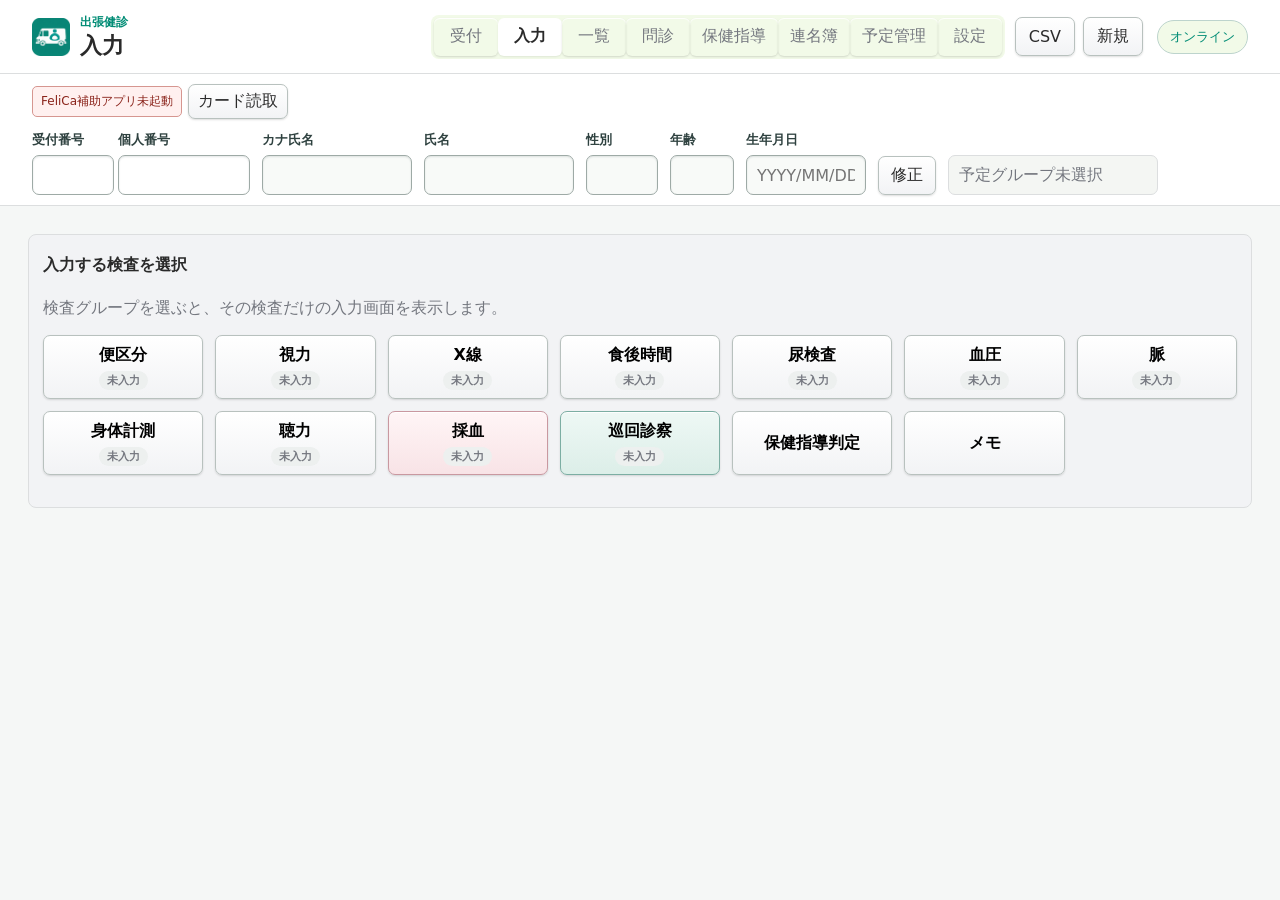
<file: index.html>
<!doctype html>
<html lang="ja">
<head>
  <meta charset="utf-8">
  <meta name="viewport" content="width=device-width, initial-scale=1">
  <meta name="theme-color" content="#008c75">
  <title>出張健診 入力</title>
  <link rel="manifest" href="./manifest.webmanifest">
  <link rel="icon" href="./mobile-exam-icon-transparent.png?v=20261116-01" type="image/png">
  <link rel="apple-touch-icon" href="./mobile-exam-icon-transparent.png?v=20261116-01">
  <link rel="stylesheet" href="./styles.css?v=20261117-03">
</head>
<body>
  <div class="app-toast" id="appToast" role="status" aria-live="polite"></div>
  <div class="top-stack">
    <header class="app-header">
      <div class="app-brand">
        <img class="app-brand-icon" src="./mobile-exam-icon-transparent.png?v=20261116-01" alt="">
        <div>
          <p class="eyebrow">出張健診</p>
          <h1 id="currentViewTitle">入力</h1>
        </div>
      </div>
      <div class="header-controls">
        <div class="segmented" role="tablist" aria-label="表示切替">
          <button data-view="reception" type="button">受付</button>
          <button class="is-active" data-view="entry" type="button">入力</button>
          <button data-view="records" type="button">一覧</button>
          <button data-view="questionnaire" type="button">問診</button>
          <button data-view="guidance" type="button">保健指導</button>
          <button id="exportRosters" type="button">連名簿</button>
          <button data-view="schedules" type="button">予定管理</button>
          <button data-view="sync" type="button">設定</button>
        </div>
        <div class="actions">
          <button class="ghost" id="exportCsv" type="button">CSV</button>
          <button class="ghost" id="newRecord" type="button">新規</button>
          <button class="primary" id="saveRecord" type="button">保存</button>
        </div>
      </div>
      <div class="status-pill" id="connectionStatus">確認中</div>
    </header>
    <div class="patient-sticky">
      <div class="form-grid id-row">
        <div class="felica-controls" aria-label="FeliCa本人確認">
          <span class="felica-status" id="felicaStatus">FeliCa補助アプリ未確認</span>
          <button class="ghost" id="felicaReadCard" type="button">カード読取</button>
        </div>
        <div class="guidance-badge" id="entryGuidanceBadge" hidden>指導</div>
        <label class="short-field reception-field">
          <span>受付番号</span>
          <input class="reception-input" name="受付番号" form="examForm" inputmode="numeric" maxlength="5">
        </label>
        <label class="short-field personal-field">
          <span>個人番号</span>
          <input class="personal-input" name="個人番号" form="examForm" inputmode="numeric" maxlength="11">
        </label>
        <button class="ghost barcode-scan-button" id="scanEntryBarcode" type="button" aria-label="カメラで個人番号を読み取る" title="カメラ読取" hidden><span aria-hidden="true">📷</span></button>
        <label class="short-field walkin-kana-field identity-field">
          <span>カナ氏名</span>
          <input class="walkin-kana-input identity-input" name="カナ氏名" form="examForm" readonly>
        </label>
        <label class="short-field walkin-name-field identity-field">
          <span>氏名</span>
          <input class="walkin-name-input identity-input" name="氏名" form="examForm" readonly>
        </label>
        <label class="short-field walkin-sex-field identity-field">
          <span>性別</span>
          <input class="walkin-sex-input identity-input" name="性別名称" form="examForm" readonly>
        </label>
        <label class="short-field walkin-age-field identity-field">
          <span>年齢</span>
          <input class="walkin-age-input identity-input" id="patientAgeDisplay" readonly tabindex="-1">
        </label>
        <label class="short-field walkin-birth-field identity-field">
          <span>生年月日</span>
          <input class="walkin-birth-input identity-input" name="生年月日" form="examForm" placeholder="YYYY/MM/DD" readonly>
        </label>
        <button class="ghost identity-edit-button" id="editPatientIdentity" type="button">修正</button>
        <div class="active-group-label" id="activeGroupLabel">予定グループ未選択</div>
      </div>
    </div>
  </div>

  <main class="shell">
    <section class="workspace">
      <section class="view is-visible" id="entryView">
        <div class="entry-group-menu" id="entryGroupMenu">
          <div class="entry-menu-head">
            <div class="entry-menu-title-row">
              <h2>入力する検査を選択</h2>
              <button class="ghost barcode-scan-button" id="scanEntryMenuBarcode" type="button" aria-label="カメラで個人番号を読み取る" title="カメラ読取" hidden><span aria-hidden="true">📷</span></button>
            </div>
            <p>検査グループを選ぶと、その検査だけの入力画面を表示します。</p>
          </div>
          <div class="entry-group-buttons">
            <button type="button" data-entry-group="便区分">便区分</button>
            <button type="button" data-entry-group="視力">視力</button>
            <button type="button" data-entry-group="X線">X線</button>
            <button type="button" data-entry-group="食後">食後時間</button>
            <button type="button" data-entry-group="尿">尿検査</button>
            <button type="button" data-entry-group="血圧">血圧</button>
            <button type="button" data-entry-group="脈">脈</button>
            <button type="button" data-entry-group="身体">身体計測</button>
            <button type="button" data-entry-group="聴力">聴力</button>
            <button class="blood-menu-button" type="button" data-entry-group="採血">採血</button>
            <button class="diagnosis-menu-button" type="button" data-entry-group="診察">巡回診察</button>
            <button type="button" data-entry-group="保健指導">保健指導判定</button>
            <button type="button" data-entry-group="メモ">メモ</button>
          </div>
        </div>
        <form id="examForm" autocomplete="off">
          <div class="entry-special-sticky-head">
            <div class="entry-group-page-head">
              <button class="ghost" id="backToEntryMenu" type="button">入力画面へ戻る</button>
              <h2 id="entryGroupTitle"></h2>
              <button class="ghost barcode-scan-button" id="scanEntryGroupBarcode" type="button" aria-label="カメラで個人番号を読み取る" title="カメラ読取" hidden><span aria-hidden="true">📷</span></button>
            </div>
            <div class="mobile-patient-line entry-compact-patient-line" id="entryCompactPatientLine" aria-label="受診者情報" hidden>
              <span><small>個人番号</small><strong id="entryCompactIdentityCode">--</strong></span>
              <span><small>カナ氏名</small><strong id="entryCompactIdentityKana">--</strong></span>
              <span><small>氏名</small><strong id="entryCompactIdentityName">--</strong></span>
              <span><small>性別</small><strong id="entryCompactIdentitySex">--</strong></span>
              <span><small>生年月日</small><strong id="entryCompactIdentityBirth">--</strong></span>
            </div>
          </div>

          <div class="section-block compact" data-group="便区分">
            <h2>便区分</h2>
            <div class="choice-line stool-choice-line">
              <label class="choice"><input type="checkbox" name="便区分" value="1回" data-exclusive>1回</label>
              <label class="choice"><input type="checkbox" name="便区分" value="2回" data-exclusive>2回</label>
            </div>
            <label class="group-note">
              <span>自由入力</span>
              <input name="便区分_自由入力" maxlength="15" placeholder="備考">
            </label>
          </div>

          <div class="section-block" data-group="視力">
            <h2>視力</h2>
            <div class="form-grid vision-grid">
              <label>
                <span>右 裸眼</span>
                <input class="vision-input" name="視力右裸眼" list="visionOptions" inputmode="decimal">
              </label>
              <label>
                <span>右 矯正</span>
                <input class="vision-input" name="視力右矯正" list="visionOptions" inputmode="decimal">
              </label>
              <label>
                <span>左 裸眼</span>
                <input class="vision-input" name="視力左裸眼" list="visionOptions" inputmode="decimal">
              </label>
              <label>
                <span>左 矯正</span>
                <input class="vision-input" name="視力左矯正" list="visionOptions" inputmode="decimal">
              </label>
            </div>
            <label class="group-note">
              <span>自由入力</span>
              <input name="視力_自由入力" maxlength="15" placeholder="備考">
            </label>
            <datalist id="visionOptions">
              <option value="0.0"></option>
              <option value="0.1"></option>
              <option value="0.2"></option>
              <option value="0.3"></option>
              <option value="0.4"></option>
              <option value="0.5"></option>
              <option value="0.6"></option>
              <option value="0.7"></option>
              <option value="0.8"></option>
              <option value="0.9"></option>
              <option value="1.0"></option>
              <option value="1.2"></option>
              <option value="1.5"></option>
              <option value="2.0"></option>
            </datalist>
          </div>

          <div class="section-block" data-group="X線">
            <h2>X線</h2>
            <div class="xray-subgroup is-collapsed" data-xray-subgroup="chest">
              <div class="xray-subgroup-header">
                <h3>胸部X線</h3>
                <button class="xray-subgroup-toggle" type="button" aria-expanded="false">開く</button>
              </div>
              <div class="xray-subgroup-body">
                <div class="xray-chest-row">
                  <label>
                    <span>胸部X線フィルム番号</span>
                    <input class="five-digit-input" name="胸部X線フィルム番号" inputmode="numeric" maxlength="5">
                  </label>
                  <div class="xray-checks">
                    <label class="choice"><input type="checkbox" name="塵肺" value="該当">塵肺</label>
                    <label class="choice"><input type="checkbox" name="アスベスト" value="該当">アスベスト</label>
                  </div>
                </div>
                <label class="xray-note">
                  <span>胸部X線備考</span>
                  <input name="胸部X線_自由入力" maxlength="15" placeholder="胸部X線備考">
                </label>
              </div>
            </div>
            <div class="xray-subgroup is-collapsed" data-xray-subgroup="stomach">
              <div class="xray-subgroup-header">
                <h3>胃部X線</h3>
                <button class="xray-subgroup-toggle" type="button" aria-expanded="false">開く</button>
              </div>
              <div class="xray-subgroup-body">
                <label>
                  <span>胃部X線フィルム番号</span>
                  <input class="five-digit-input" name="胃部X線フィルム番号" inputmode="numeric" maxlength="5">
                </label>
                <label class="xray-note">
                  <span>胃部X線備考</span>
                  <input name="胃部X線_自由入力" maxlength="15" placeholder="胃部X線備考">
                </label>
              </div>
            </div>
          </div>

          <div class="section-block" data-group="食後">
            <h2>食後時間</h2>
            <div class="form-grid fasting-grid">
              <label>
                <span>空腹時間（時）</span>
                <input class="two-char-input" name="空腹時間（時）" id="fastingHours" inputmode="decimal" placeholder="時">
              </label>
              <label>
                <span>空腹時間（分）</span>
                <input class="two-char-input" name="空腹時間（分）" inputmode="numeric" maxlength="2" placeholder="分">
              </label>
            </div>
            <label class="group-note">
              <span>自由入力</span>
              <input name="食後時間_自由入力" maxlength="15" placeholder="備考">
            </label>
          </div>

          <div class="section-block" data-group="尿">
            <h2>尿検査</h2>
            <div class="urine-grid" id="urineGrid"></div>
            <label class="group-note">
              <span>自由入力</span>
              <input name="尿検査_自由入力" maxlength="15" placeholder="備考">
            </label>
          </div>

          <div class="section-block" data-group="血圧">
            <h2>血圧</h2>
            <div class="form-grid bp-grid">
              <label>
                <span>1回目 最高血圧</span>
                <input class="three-digit-input" name="1回目最高血圧" inputmode="numeric" maxlength="3">
              </label>
              <label>
                <span>1回目 最低血圧</span>
                <input class="three-digit-input" name="1回目最低血圧" inputmode="numeric" maxlength="3">
              </label>
              <div class="grid-break"></div>
              <label>
                <span>2回目 最高血圧</span>
                <input class="three-digit-input" name="2回目最高血圧" inputmode="numeric" maxlength="3">
              </label>
              <label>
                <span>2回目 最低血圧</span>
                <input class="three-digit-input" name="2回目最低血圧" inputmode="numeric" maxlength="3">
              </label>
            </div>
            <label class="group-note">
              <span>自由入力</span>
              <input name="血圧_自由入力" maxlength="15" placeholder="備考">
            </label>
          </div>

          <div class="section-block" data-group="脈">
            <h2>脈</h2>
            <div class="form-grid one">
              <label>
                <span>脈拍</span>
                <input class="three-digit-input" name="脈拍" inputmode="numeric" maxlength="3">
              </label>
            </div>
            <label class="group-note">
              <span>自由入力</span>
              <input name="脈_自由入力" maxlength="15" placeholder="備考">
            </label>
          </div>

          <div class="section-block" data-group="身体">
            <h2>身体計測</h2>
            <div class="form-grid measure-grid">
              <label>
                <span>身長</span>
                <input class="measure-input" name="身長" inputmode="decimal">
              </label>
              <label>
                <span>体重</span>
                <input class="measure-input" name="体重" inputmode="decimal">
              </label>
              <label>
                <span>腹囲</span>
                <input class="measure-input" name="腹囲" inputmode="decimal">
              </label>
              <div class="entry-bmi"><span>BMI</span><output id="entryBmi">--</output></div>
              <input type="hidden" name="BMI">
            </div>
            <label class="group-note">
              <span>自由入力</span>
              <input name="身体計測_自由入力" maxlength="15" placeholder="備考">
            </label>
          </div>

          <div class="section-block" data-group="聴力">
            <h2>聴力</h2>
            <div class="hearing-grid">
              <div class="choice-line">
                <span class="field-title">聴力(右)1000Hz</span>
                <label class="choice"><input type="checkbox" name="聴力(右)1000Hz" value="所見なし" data-exclusive>所見なし</label>
                <label class="choice"><input type="checkbox" name="聴力(右)1000Hz" value="所見あり" data-exclusive>所見あり</label>
              </div>
              <div class="choice-line">
                <span class="field-title">聴力(左)1000Hz</span>
                <label class="choice"><input type="checkbox" name="聴力(左)1000Hz" value="所見なし" data-exclusive>所見なし</label>
                <label class="choice"><input type="checkbox" name="聴力(左)1000Hz" value="所見あり" data-exclusive>所見あり</label>
              </div>
              <div class="choice-line">
                <span class="field-title">聴力(右)4000Hz</span>
                <label class="choice"><input type="checkbox" name="聴力(右)4000Hz" value="所見なし" data-exclusive>所見なし</label>
                <label class="choice"><input type="checkbox" name="聴力(右)4000Hz" value="所見あり" data-exclusive>所見あり</label>
              </div>
              <div class="choice-line">
                <span class="field-title">聴力(左)4000Hz</span>
                <label class="choice"><input type="checkbox" name="聴力(左)4000Hz" value="所見なし" data-exclusive>所見なし</label>
                <label class="choice"><input type="checkbox" name="聴力(左)4000Hz" value="所見あり" data-exclusive>所見あり</label>
              </div>
            </div>
            <label class="group-note">
              <span>自由入力</span>
              <input name="聴力_自由入力" maxlength="15" placeholder="備考">
            </label>
          </div>

          <div class="section-block blood-section" data-group="採血">
            <h2>採血</h2>
            <p class="blood-instruction">採血管のバーコードを1本ずつ読み取って、個人番号と氏名を確認してください。</p>
            <div class="blood-barcode-field">
              <label for="bloodTubeBarcode">採血管バーコード</label>
              <div class="blood-barcode-control">
                <input id="bloodTubeBarcode" inputmode="numeric" autocomplete="off" maxlength="64" placeholder="バーコードを読み取ってEnter">
                <button class="ghost barcode-scan-button" id="scanBloodTubeBarcode" type="button" data-barcode-target="blood-tube" aria-label="カメラで採血管バーコードを読み取る" title="採血管バーコードをカメラで読み取る" hidden><span aria-hidden="true">📷</span></button>
              </div>
            </div>
            <div class="blood-barcode-error" id="bloodBarcodeError" role="alert" hidden>エラー　番号が一致しません</div>
            <div class="blood-confirmation-head">
              <strong id="bloodConfirmationCount">確認 0件</strong>
              <span>この受診者の確認ログ</span>
            </div>
            <div class="blood-confirmation-list" id="bloodConfirmationRows" aria-live="polite">
              <p class="blood-confirmation-empty">確認ログはありません。</p>
            </div>
            <input type="hidden" name="採血確認ログ">
            <input type="hidden" name="採血管バーコード履歴">
            <input type="hidden" name="採血確認">
          </div>

          <div class="section-block" data-group="診察">
            <h2>巡回診察</h2>
            <section class="diagnosis-reference" aria-labelledby="diagnosisReferenceTitle">
              <div class="diagnosis-reference-head">
                <h3 id="diagnosisReferenceTitle">検査・問診結果（参照用）</h3>
                <button class="ghost" id="refreshDiagnosisReference" type="button">最新表示</button>
              </div>
              <div id="diagnosisReferenceContent"></div>
            </section>
            <div class="choice-line diagnosis">
              <span class="field-title">巡回診察</span>
              <label class="choice"><input type="checkbox" name="巡回診察" value="異常所見あり" data-exclusive>異常所見あり</label>
              <label class="choice"><input type="checkbox" name="巡回診察" value="所見なし" data-exclusive>所見なし</label>
            </div>
            <div class="finding-grid" id="findingGrid"></div>
            <label class="group-note">
              <span>自由入力</span>
              <input name="巡回診察_自由入力" maxlength="15" placeholder="備考">
            </label>
          </div>

          <div class="section-block" data-group="メモ">
            <label>
              <span>メモ</span>
              <textarea name="メモ" rows="4"></textarea>
            </label>
          </div>

          <div class="section-block entry-guidance-inputs" data-group="保健指導">
            <h2>保健指導条件</h2>
            <div class="form-grid three entry-guidance-grid">
              <label>
                <span>保険</span>
                <select name="保健指導_保険" form="examForm">
                  <option value="はい">はい</option>
                  <option value="いいえ">いいえ</option>
                </select>
              </label>
              <label>
                <span>HbA1c有無</span>
                <select name="保健指導_HbA1c" form="examForm">
                  <option value="あり">あり</option>
                  <option value="なし">なし</option>
                </select>
              </label>
              <label>
                <span>内服</span>
                <select name="保健指導_内服" form="examForm">
                  <option value="なし">なし</option>
                  <option value="あり">あり</option>
                </select>
              </label>
            </div>
            <div class="guidance-result entry-guidance-result" id="entryGuidanceResultPanel">
              <span>保健指導判定</span>
              <strong id="entryGuidanceResult">--</strong>
              <p id="entryGuidanceSummary">条件を入力してください</p>
              <div class="guidance-checks" id="entryGuidanceChecks"></div>
            </div>
          </div>

          <section class="entry-verification-actions" id="entryVerificationActions" hidden>
            <div class="entry-verification-state">
              <span class="verification-badge empty" id="entryVerificationBadge">未入力</span>
              <div>
                <strong id="entryVerificationTitle">未登録です</strong>
                <p id="entryVerificationDetail">検査結果を入力して「登録（仮保存）」を押してください。</p>
              </div>
            </div>
            <div class="entry-verification-buttons">
              <button class="primary" id="registerEntryGroup" type="button">登録（仮保存）</button>
              <button class="confirm-entry-button" id="confirmEntryGroup" type="button" hidden>確認</button>
            </div>
          </section>
        </form>
      </section>

      <section class="view mobile-exam-view" id="mobileView">
        <div class="mobile-exam-page-head">
          <button class="ghost" id="backFromMobileExam" type="button">入力画面へ戻る</button>
        </div>
        <div class="mobile-patient-lookup" id="mobilePatientLookup">
          <label for="mobilePatientCode">個人番号</label>
          <div>
            <input id="mobilePatientCode" inputmode="numeric" autocomplete="off" placeholder="個人番号を入力">
            <button class="primary" id="loadMobilePatient" type="button">表示</button>
            <button class="ghost barcode-scan-button" id="scanMobileBarcode" type="button" aria-label="カメラで個人番号を読み取る" title="カメラ読取" hidden><span aria-hidden="true">📷</span></button>
          </div>
          <p>個人番号を入力して受診者を表示してください。</p>
        </div>

        <div class="mobile-exam-workspace" id="mobileExamWorkspace" hidden>
          <div class="mobile-patient-line" aria-label="受診者情報">
            <span><small>個人番号</small><strong id="mobileIdentityCode"></strong></span>
            <span><small>カナ氏名</small><strong id="mobileIdentityKana"></strong></span>
            <span><small>氏名</small><strong id="mobileIdentityName"></strong></span>
            <span><small>性別</small><strong id="mobileIdentitySex"></strong></span>
            <span><small>生年月日</small><strong id="mobileIdentityBirth"></strong></span>
          </div>

          <div class="mobile-exam-titlebar">
            <h2 id="mobileExamTitle">視力</h2>
            <button class="ghost mobile-change-patient" id="changeMobilePatient" type="button">受診者変更</button>
          </div>

          <form id="mobileExamForm" autocomplete="off">
            <section class="mobile-exam-panel is-active" data-mobile-panel="視力">
              <div class="mobile-value-grid vision">
                <label><span>右 裸眼</span><input data-mobile-field="視力右裸眼" inputmode="decimal" list="visionOptions"></label>
                <label><span>右 矯正</span><input data-mobile-field="視力右矯正" inputmode="decimal" list="visionOptions"></label>
                <label><span>左 裸眼</span><input data-mobile-field="視力左裸眼" inputmode="decimal" list="visionOptions"></label>
                <label><span>左 矯正</span><input data-mobile-field="視力左矯正" inputmode="decimal" list="visionOptions"></label>
              </div>
            </section>

            <section class="mobile-exam-panel" data-mobile-panel="血圧">
              <div class="mobile-value-grid blood-pressure">
                <label><span>1回目 最高</span><input data-mobile-field="1回目最高血圧" inputmode="numeric" maxlength="3"></label>
                <label><span>1回目 最低</span><input data-mobile-field="1回目最低血圧" inputmode="numeric" maxlength="3"></label>
                <label><span>2回目 最高</span><input data-mobile-field="2回目最高血圧" inputmode="numeric" maxlength="3"></label>
                <label><span>2回目 最低</span><input data-mobile-field="2回目最低血圧" inputmode="numeric" maxlength="3"></label>
              </div>
            </section>

            <section class="mobile-exam-panel" data-mobile-panel="身体">
              <div class="mobile-value-grid body-measurements">
                <label><span>身長 <small>cm</small></span><input data-mobile-field="身長" inputmode="decimal"></label>
                <label><span>体重 <small>kg</small></span><input data-mobile-field="体重" inputmode="decimal"></label>
                <label><span>腹囲 <small>cm</small></span><input data-mobile-field="腹囲" inputmode="decimal"></label>
                <div class="mobile-bmi"><span>BMI</span><output id="mobileBmi">--</output></div>
              </div>
            </section>

            <section class="mobile-exam-panel mobile-compact-panel" id="mobileCompactPanel"></section>
          </form>

          <button class="mobile-confirm-button" id="confirmMobileExam" type="button">確認して確定</button>
        </div>
      </section>

      <section class="view" id="receptionView">
        <div class="reception-layout">
          <section class="reception-workflow">
            <div class="reception-heading">
              <div>
                <p class="eyebrow">巡回健診受付</p>
                <h2>受診者受付</h2>
              </div>
              <span id="receptionGroupLabel">予定グループ未選択</span>
            </div>
            <label class="reception-code-field">
              <span>個人番号</span>
              <div>
                <input id="receptionPatientCode" inputmode="numeric" autocomplete="off" placeholder="バーコード読取または手入力">
                <button class="ghost barcode-scan-button" id="scanReceptionBarcode" type="button" aria-label="カメラで個人番号を読み取る" title="カメラ読取" hidden><span aria-hidden="true">📷</span></button>
                <button class="primary" id="lookupReceptionPatient" type="button">受診者を表示</button>
              </div>
            </label>
            <div class="reception-patient" id="receptionPatient" hidden>
              <span class="reception-patient-kana" id="receptionPatientKana"></span>
              <strong id="receptionPatientName"></strong>
              <dl>
                <div><dt>個人番号</dt><dd id="receptionPatientCodeDisplay"></dd></div>
                <div><dt>性別</dt><dd id="receptionPatientSex"></dd></div>
                <div><dt>生年月日</dt><dd id="receptionPatientBirth"></dd></div>
              </dl>
            </div>
            <div class="reception-actions" id="receptionActions" hidden>
              <button class="primary reception-card-button" id="armReceptionCard" type="button">本人確認済み・カードを置く</button>
              <button class="ghost" id="receiveWithoutCard" type="button">カードなしで受付</button>
              <button class="ghost" id="clearReception" type="button">取消</button>
            </div>
            <div class="reception-state" id="receptionState" data-state="idle" aria-live="polite">
              <strong>個人番号を読み取ってください</strong>
              <span>受診票のバーコード、または手入力で検索します。</span>
            </div>
          </section>
          <section class="reception-history">
            <div class="reception-history-head">
              <h2>本日の受付</h2>
              <strong id="receptionCount">0人</strong>
            </div>
            <div class="table-wrap">
              <table>
                <thead><tr><th>受付時刻</th><th>個人番号</th><th>氏名</th><th>方法</th><th>カード</th></tr></thead>
                <tbody id="receptionRows"></tbody>
              </table>
            </div>
          </section>
        </div>
      </section>

      <section class="view" id="recordsView">
        <div class="list-head">
          <input id="searchRecords" placeholder="受付番号・個人番号・所見で検索">
          <button class="ghost" id="syncNow" type="button">同期</button>
        </div>
        <div class="table-wrap">
          <table>
            <thead>
              <tr>
                <th>受付番号</th>
                <th>個人番号</th>
                <th>氏名</th>
                <th>便区分</th>
                <th>視力</th>
                <th>X線</th>
                <th>食後</th>
                <th>尿</th>
                <th>血圧</th>
                <th>脈</th>
                <th>身体</th>
                <th>聴力</th>
                <th>採血</th>
                <th>診察</th>
                <th>問診</th>
                <th>同期</th>
                <th>更新</th>
              </tr>
            </thead>
            <tbody id="recordRows"></tbody>
          </table>
        </div>
      </section>

      <section class="view" id="questionnaireView">
        <div id="questionnaireForm" class="questionnaire-form">
          <div class="questionnaire-head">
            <div>
              <h2>問診票・質問票</h2>
              <p>受診者本人または会場スタッフが入力します。保存すると端末内に保持し、オンライン時にクラウド同期します。</p>
            </div>
            <button class="primary" id="saveQuestionnaire" type="button">問診保存</button>
          </div>
          <div id="questionnaireRoot" class="questionnaire-root"></div>
        </div>
      </section>

      <section class="view" id="schedulesView">
        <div class="schedule-import">
          <label>
            <span>受診予定CSV</span>
            <input id="scheduleCsv" type="file" accept=".csv,text/csv">
          </label>
          <button class="ghost" id="downloadScheduleFormat" type="button">CSVフォーマット</button>
          <button class="ghost" id="pullSchedules" type="button">クラウドから予定読込</button>
          <label class="schedule-archive-toggle"><input id="showArchivedSchedules" type="checkbox">アーカイブ済みを表示</label>
        </div>
        <div class="table-wrap">
          <table class="schedule-table">
            <thead>
              <tr>
                <th>グループ名</th>
                <th>顧客名</th>
                <th>予定日</th>
                <th>ファイル名</th>
                <th>レコード数</th>
                <th>事前問診</th>
                <th>登録日時</th>
                <th></th>
              </tr>
            </thead>
            <tbody id="scheduleRows"></tbody>
          </table>
        </div>
        <div class="questionnaire-schedule-tools">
          <a class="button-link ghost" href="./questionnaire-ready.html">会場問診モード</a>
        </div>
        <section class="questionnaire-schedule-detail" id="questionnaireScheduleDetail" hidden>
          <div class="reception-history-head">
            <h2 id="questionnaireScheduleTitle">問診回答状況</h2>
            <button class="ghost" type="button" onclick="this.closest('section').hidden=true">閉じる</button>
          </div>
          <div class="table-wrap">
            <table>
              <thead><tr><th>個人番号</th><th>氏名</th><th>状態</th><th>最終保存</th><th>送信日時</th></tr></thead>
              <tbody id="questionnaireScheduleRows"></tbody>
            </table>
          </div>
        </section>
        <div class="recovery-layout schedule-recovery">
          <section class="recovery-reader">
            <p class="eyebrow">災害・端末故障時</p>
            <h2>FeliCaカードから復元</h2>
            <p>予定CSVを取り込み、対象グループを選択してからカードを1枚ずつPaSoRiへ置きます。</p>
            <div class="recovery-scope" id="recoveryGroupLabel">予定グループ未選択</div>
            <button class="primary" id="scanRecoveryCard" type="button">カードを読み取って復元</button>
            <div class="recovery-state" id="recoveryState" data-state="idle" aria-live="polite">
              <strong>カードを置いてください</strong>
              <span>個人番号は予定者リストとの照合で特定します。</span>
            </div>
            <p class="recovery-note">復元対象はカードに記録された確認済み検査値です。氏名・性別・生年月日は予定者リストから復元します。備考・自由入力・採血確認ログはカードに保存していないため復元できません。</p>
          </section>
          <section class="recovery-results">
            <div class="reception-history-head">
              <h2>今回の復元結果</h2>
              <strong id="recoveryCount">0件</strong>
            </div>
            <div class="table-wrap">
              <table>
                <thead><tr><th>時刻</th><th>個人番号</th><th>氏名</th><th>検査</th><th>カード</th><th>結果</th></tr></thead>
                <tbody id="recoveryRows"><tr><td colspan="6">まだカードを読み取っていません。</td></tr></tbody>
              </table>
            </div>
          </section>
        </div>
      </section>

      <section class="view" id="guidanceView">
        <div class="guidance-panel">
          <div class="section-block guidance-form">
            <h2>特定保健指導選別</h2>
            <div class="guidance-grid">
              <label>
                <span>年度</span>
                <input id="guidanceYear" inputmode="numeric" autocomplete="off" placeholder="2026">
              </label>
              <label>
                <span>性別</span>
                <select id="guidanceSex">
                  <option value="男性">男性</option>
                  <option value="女性">女性</option>
                </select>
              </label>
              <label>
                <span>協会・紙商・水産連合</span>
                <select id="guidanceInsurance">
                  <option value="はい">はい</option>
                  <option value="いいえ">いいえ</option>
                </select>
              </label>
              <label>
                <span>生年月日</span>
                <input id="guidanceBirthDate" autocomplete="off" placeholder="YYYY/MM/DD">
              </label>
              <label>
                <span>受診日</span>
                <input id="guidanceExamDate" autocomplete="off" placeholder="YYYY/MM/DD">
              </label>
              <label>
                <span>HbA1c有無</span>
                <select id="guidanceHba1c">
                  <option value="あり">あり</option>
                  <option value="なし">なし</option>
                </select>
              </label>
              <label>
                <span>食後時間</span>
                <select id="guidanceMealTime">
                  <option value="3.5時間超">3.5時間超</option>
                  <option value="3.5時間以内">3.5時間以内</option>
                </select>
              </label>
              <label>
                <span>内服</span>
                <select id="guidanceMedication">
                  <option value="なし">なし</option>
                  <option value="あり">あり</option>
                </select>
              </label>
              <label>
                <span>身長 cm</span>
                <input id="guidanceHeight" inputmode="decimal" autocomplete="off" placeholder="170.0">
              </label>
              <label>
                <span>体重 kg</span>
                <input id="guidanceWeight" inputmode="decimal" autocomplete="off" placeholder="65.0">
              </label>
              <label>
                <span>腹囲 cm</span>
                <input id="guidanceWaist" inputmode="decimal" autocomplete="off" placeholder="85.0">
              </label>
            </div>
            <div class="guidance-actions">
              <button class="ghost" id="copyEntryToGuidance" type="button">入力画面から反映</button>
              <button class="ghost" id="clearGuidance" type="button">クリア</button>
            </div>
          </div>
          <div class="section-block guidance-result">
            <span>判定</span>
            <strong id="guidanceResult">--</strong>
            <p id="guidanceSummary">条件を入力してください</p>
            <div class="guidance-checks" id="guidanceChecks"></div>
          </div>
        </div>
      </section>


      <section class="view" id="syncView">
        <div class="sync-panel">
          <fieldset class="settings-group sync-settings-group">
            <legend>同期</legend>
            <label>
              <span>クラウド同期API URL</span>
              <input id="cloudUrl" placeholder="https://mobile-exam-entry-b6w9.onrender.com/api/exam-records">
            </label>
            <label>
              <span>APIキー</span>
              <input id="cloudKey" type="password" placeholder="任意">
            </label>
            <div class="sync-actions">
              <button class="primary" id="saveSettings" type="button">設定保存</button>
              <button class="ghost" id="pullCloud" type="button">クラウド読込</button>
            </div>
            <p class="sync-copy" id="syncMessage">オンライン時はローカル保存後にクラウドへ送信します。オフライン時は未同期として保持します。</p>
            <div class="cleanup-panel">
              <h2>端末内データ削除</h2>
              <p id="cleanupSummary">同期状態を確認中です。</p>
              <button class="ghost" id="deleteSyncedLocal" type="button">同期済データを端末から削除</button>
            </div>
          </fieldset>
          <fieldset id="cardFeedbackSetting" class="feedback-settings" hidden>
            <legend>確認音</legend>
            <label>
              <span>成功音</span>
              <select id="feedbackSuccessMode">
                <option value="silent">無音</option>
                <option value="small">小</option>
                <option value="normal">標準</option>
                <option value="large">大</option>
              </select>
            </label>
            <button class="ghost feedback-test" id="testSuccessFeedback" type="button">成功音を試聴</button>
            <label>
              <span>失敗音</span>
              <select id="feedbackErrorMode">
                <option value="silent">無音</option>
                <option value="small">小</option>
                <option value="normal">標準</option>
                <option value="large">大</option>
              </select>
            </label>
            <button class="ghost feedback-test" id="testErrorFeedback" type="button">失敗音を試聴</button>
            <label class="feedback-vibration">
              <span>振動</span>
              <input id="feedbackVibration" type="checkbox">
            </label>
          </fieldset>
          <div class="cleanup-panel">
            <h2>Android版</h2>
            <p>Android 9以降のスマートフォン・タブレットにインストールできます。</p>
            <a class="button-link ghost" href="./android-download.html">インストール案内を開く</a>
          </div>
        </div>
      </section>
    </section>
  </main>

  <script src="./app.js?v=20261117-05" type="module"></script>
</body>
</html>
</file>
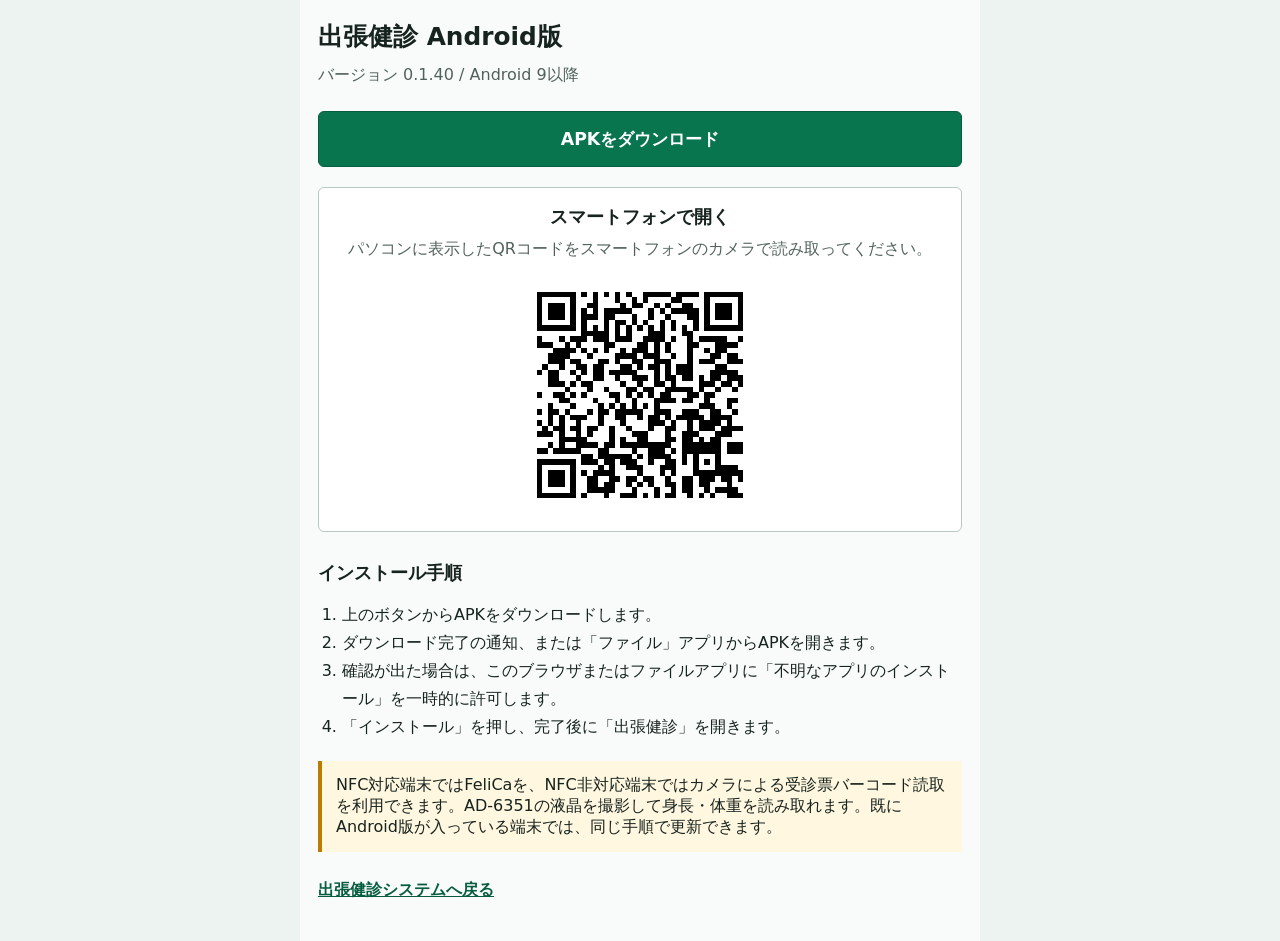
<file: android-download.html>
<!doctype html>
<html lang="ja">
<head>
  <meta charset="utf-8">
  <meta name="viewport" content="width=device-width,initial-scale=1,viewport-fit=cover">
  <meta name="theme-color" content="#f3f7f5">
  <title>Android版インストール | 出張健診</title>
  <style>
    * { box-sizing: border-box; }
    body { margin: 0; color: #17231e; background: #edf3f0; font-family: system-ui, -apple-system, "Yu Gothic UI", sans-serif; }
    main { width: min(680px, 100%); min-height: 100vh; margin: 0 auto; padding: max(20px, env(safe-area-inset-top)) 18px 40px; background: #f8fbf9; }
    h1 { margin: 0 0 8px; font-size: 1.55rem; letter-spacing: 0; }
    h2 { margin: 28px 0 10px; font-size: 1.15rem; letter-spacing: 0; }
    p, li { font-size: 1rem; line-height: 1.75; }
    .version { margin: 0 0 22px; color: #52625a; }
    .download { display: block; width: 100%; min-height: 56px; padding: 15px 18px; border: 1px solid #075d40; border-radius: 6px; color: #fff; background: #08754f; font-size: 1.08rem; font-weight: 700; text-align: center; text-decoration: none; }
    .qr-panel { margin: 20px 0 24px; padding: 16px; border: 1px solid #b8c9c1; border-radius: 6px; background: #fff; text-align: center; }
    .qr-panel h2 { margin: 0 0 6px; }
    .qr-panel p { margin: 0 0 12px; color: #52625a; }
    .qr-panel img { display: block; width: min(240px, 75vw); height: auto; margin: 0 auto; image-rendering: pixelated; }
    .note { margin-top: 20px; padding: 14px; border-left: 4px solid #bd7b00; background: #fff7df; }
    ol { padding-left: 1.5rem; }
    .back { display: inline-block; margin-top: 28px; color: #075d40; font-weight: 700; }
  </style>
</head>
<body>
  <main>
    <h1>出張健診 Android版</h1>
    <p class="version">バージョン 0.1.40 / Android 9以降</p>
    <a class="download" href="./downloads/mobile-exam-entry-android-v0.1.40.apk" download>APKをダウンロード</a>

    <section class="qr-panel">
      <h2>スマートフォンで開く</h2>
      <p>パソコンに表示したQRコードをスマートフォンのカメラで読み取ってください。</p>
      <img src="./android-download-qr.png?v=20261116-02" alt="Android版ダウンロード画面を開くQRコード" width="240" height="240">
    </section>

    <h2>インストール手順</h2>
    <ol>
      <li>上のボタンからAPKをダウンロードします。</li>
      <li>ダウンロード完了の通知、または「ファイル」アプリからAPKを開きます。</li>
      <li>確認が出た場合は、このブラウザまたはファイルアプリに「不明なアプリのインストール」を一時的に許可します。</li>
      <li>「インストール」を押し、完了後に「出張健診」を開きます。</li>
    </ol>

    <div class="note">NFC対応端末ではFeliCaを、NFC非対応端末ではカメラによる受診票バーコード読取を利用できます。AD-6351の液晶を撮影して身長・体重を読み取れます。既にAndroid版が入っている端末では、同じ手順で更新できます。</div>
    <a class="back" href="./">出張健診システムへ戻る</a>
  </main>
</body>
</html>
</file>
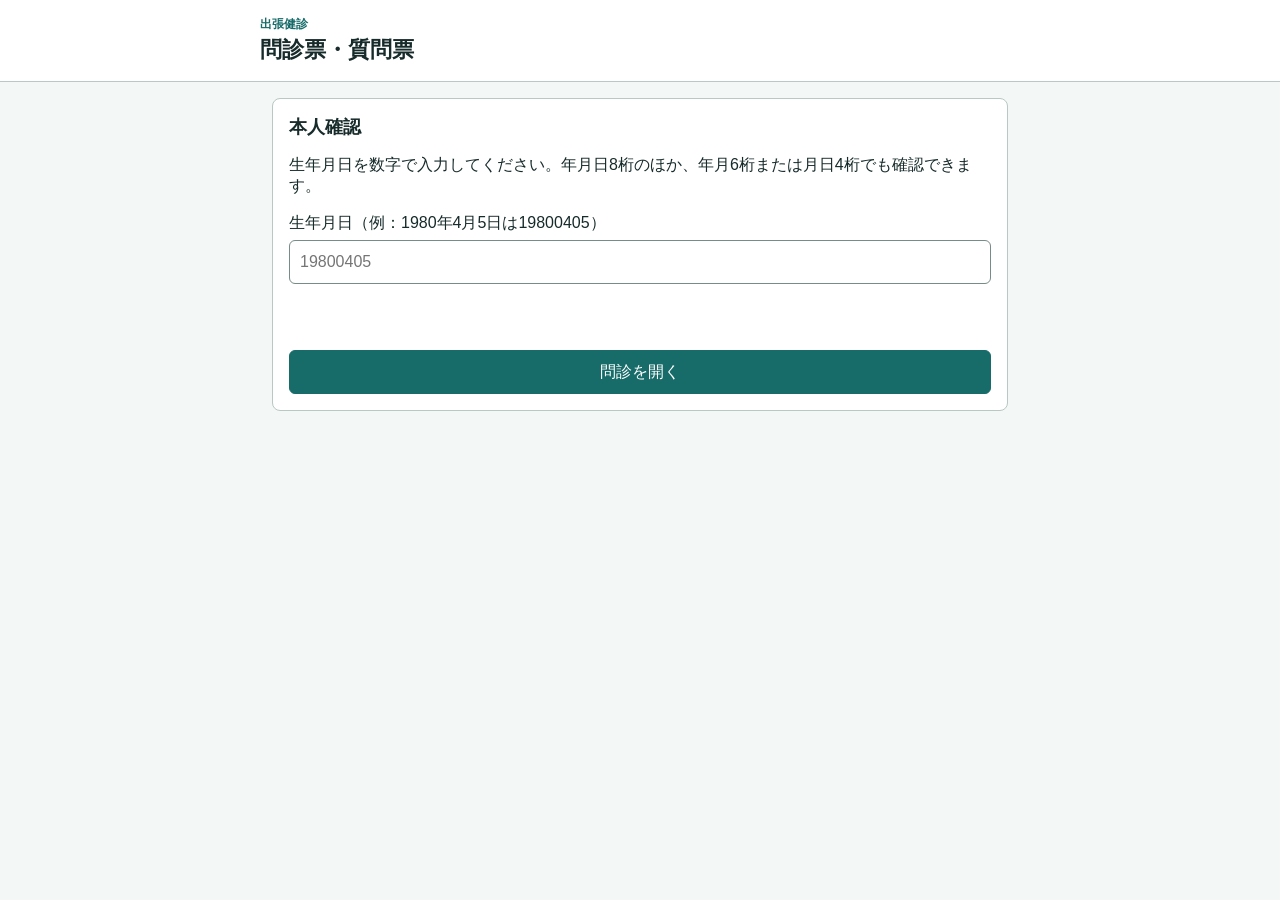
<file: public-questionnaire.html>
<!doctype html>
<html lang="ja">
<head>
  <meta charset="utf-8">
  <meta name="viewport" content="width=device-width, initial-scale=1">
  <meta name="theme-color" content="#176c6a">
  <title>健康診断 問診票</title>
  <link rel="stylesheet" href="/public-questionnaire.css?v=20261105-03">
</head>
<body>
  <header class="public-header">
    <p>出張健診</p>
    <h1>問診票・質問票</h1>
  </header>
  <main>
    <section class="panel" id="verifyPanel">
      <h2>本人確認</h2>
      <p>生年月日を数字で入力してください。年月日8桁のほか、年月6桁または月日4桁でも確認できます。</p>
      <label><span>生年月日（例：1980年4月5日は19800405）</span><input id="birthInput" inputmode="numeric" maxlength="8" autocomplete="bday" placeholder="19800405"></label>
      <p class="error" id="verifyError" role="alert"></p>
      <button class="primary" id="verifyButton" type="button">問診を開く</button>
    </section>
    <section id="questionnairePanel" hidden>
      <div class="patient-bar">
        <div><small id="groupName"></small><strong id="patientName"></strong></div>
        <span id="saveState">未保存</span>
      </div>
      <form id="publicQuestionnaire" novalidate></form>
      <div class="submit-bar">
        <button id="saveDraft" type="button">途中保存</button>
        <button class="primary" id="submitAnswers" type="button">回答を送信</button>
      </div>
      <p class="error" id="formError" role="alert"></p>
    </section>
    <section class="panel complete" id="completePanel" hidden>
      <h2>回答を送信しました</h2>
      <p>ご協力ありがとうございました。この画面を閉じてください。</p>
      <button id="clearAndClose" type="button">終了</button>
    </section>
  </main>
  <script type="module" src="/public-questionnaire.js?v=20261105-03"></script>
</body>
</html>
</file>
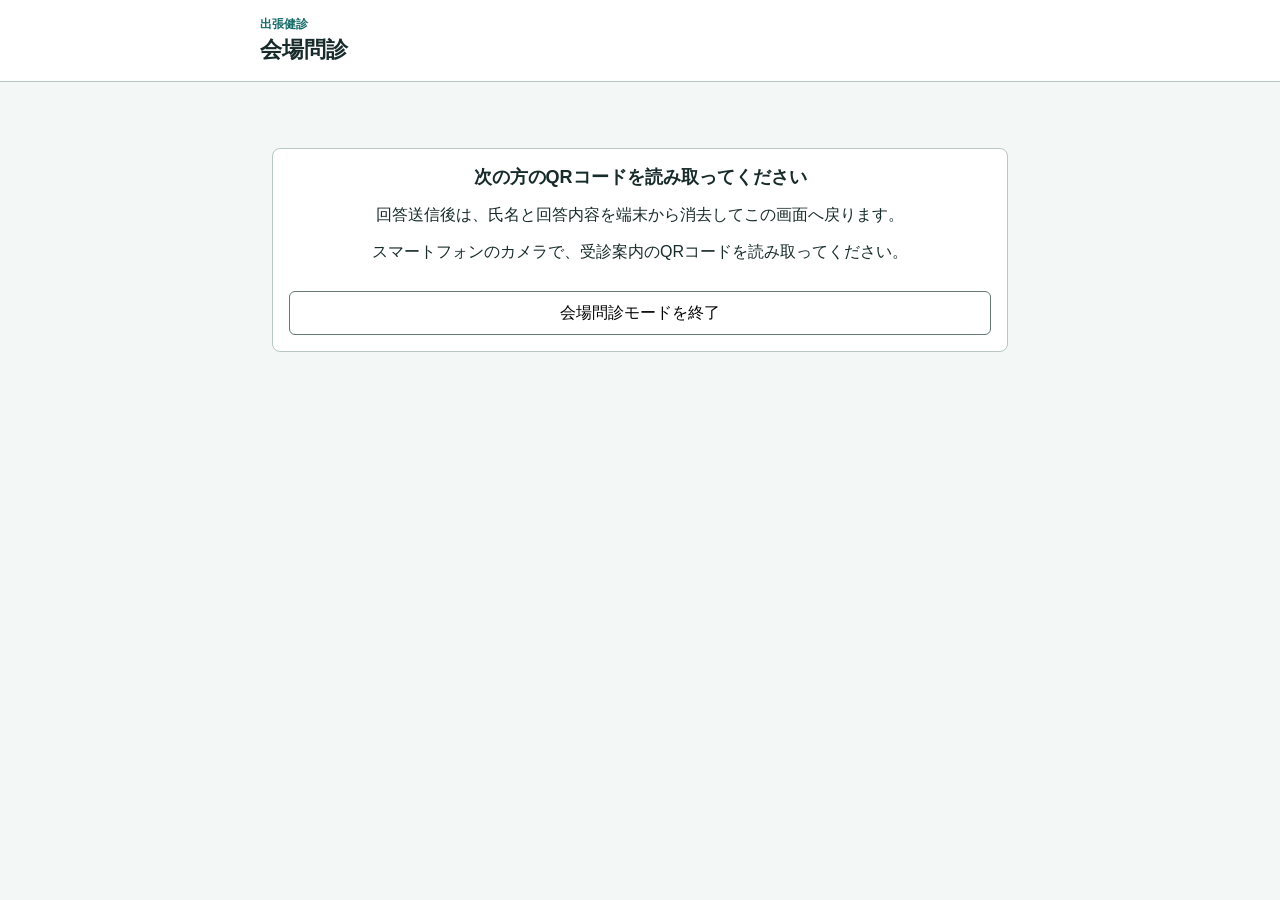
<file: questionnaire-ready.html>
<!doctype html>
<html lang="ja">
<head>
  <meta charset="utf-8">
  <meta name="viewport" content="width=device-width, initial-scale=1">
  <meta name="theme-color" content="#176c6a">
  <title>会場問診</title>
  <link rel="stylesheet" href="/public-questionnaire.css?v=20261105-03">
</head>
<body>
  <header class="public-header"><p>出張健診</p><h1>会場問診</h1></header>
  <main>
    <section class="panel complete">
      <h2>次の方のQRコードを読み取ってください</h2>
      <p>回答送信後は、氏名と回答内容を端末から消去してこの画面へ戻ります。</p>
      <button class="primary" id="scanQuestionnaireQr" type="button" hidden>QRコードを読み取る</button>
      <p id="scanQuestionnaireState" role="status">スマートフォンのカメラで、受診案内のQRコードを読み取ってください。</p>
      <button id="leaveSharedMode" type="button">会場問診モードを終了</button>
    </section>
  </main>
  <script>
    localStorage.setItem("questionnaireSharedDevice", "1");
    const scanButton = document.querySelector("#scanQuestionnaireQr");
    const scanState = document.querySelector("#scanQuestionnaireState");
    const hasAndroidScanner = Boolean(window.AndroidFelica && typeof window.AndroidFelica.request === "function");
    scanButton.hidden = !hasAndroidScanner;
    if (hasAndroidScanner) scanState.textContent = "ボタンを押して、受診案内のQRコードを枠内に合わせてください。";

    scanButton.addEventListener("click", () => {
      scanState.textContent = "カメラを起動しています…";
      try {
        const result = JSON.parse(window.AndroidFelica.request("/barcode/scan", "{}"));
        if (!result.ok) throw new Error(result.error || "カメラを起動できませんでした。");
      } catch (error) {
        scanState.textContent = error.message || "カメラを起動できませんでした。";
      }
    });

    window.addEventListener("android-barcode-scanned", (event) => {
      const value = String(event.detail?.text || "").trim();
      try {
        const target = new URL(value);
        const validPath = /^\/questionnaire\/[A-Za-z0-9_-]+$/.test(target.pathname);
        if (target.protocol !== "https:" || target.host !== location.host || !validPath) {
          throw new Error("問診案内のQRコードではありません。");
        }
        scanState.textContent = "問診画面を開いています…";
        location.replace(target.href);
      } catch (error) {
        scanState.textContent = error.message || "QRコードを確認できませんでした。";
      }
    });

    window.addEventListener("android-barcode-error", (event) => {
      scanState.textContent = event.detail?.text || "QRコードを読み取れませんでした。もう一度お試しください。";
    });

    window.addEventListener("android-barcode-cancelled", () => {
      scanState.textContent = "読み取りを中止しました。";
    });

    document.querySelector("#leaveSharedMode").addEventListener("click", () => {
      localStorage.removeItem("questionnaireSharedDevice");
      location.replace("/");
    });
  </script>
</body>
</html>
</file>
<file: styles.css>
:root {
  color-scheme: light;
  --bg: #f5f7f6;
  --panel: #ffffff;
  --ink: #2a2a2a;
  --muted: #74777f;
  --line: #dcdedf;
  --accent: #008c75;
  --accent-strong: #007663;
  --accent-2: #00978e;
  --soft: #f2fae8;
  --warn: #fff3d8;
  --bad: #ffe6e1;
  font-family: "Yu Gothic UI", "Meiryo", system-ui, sans-serif;
}

* {
  box-sizing: border-box;
}

body {
  margin: 0;
  background: var(--bg);
  color: var(--ink);
}

body.smartphone-device {
  min-height: 100%;
  overflow-y: auto;
  -webkit-overflow-scrolling: touch;
}

body.smartphone-device .top-stack {
  position: static;
}

@media (orientation: landscape) and (max-height: 600px) {
  html,
  body {
    min-height: 100%;
    overflow-x: hidden;
    overflow-y: auto;
  }

  .top-stack {
    position: static;
  }

  body[data-view="entry"] .shell {
    padding-top: 8px;
  }

  body[data-view="entry"] .workspace {
    overflow: visible;
  }
}

body.smartphone-device[data-view="entry"][data-entry-mode="menu"] .patient-sticky {
  display: none;
}

.app-toast {
  background: #006f62;
  bottom: max(16px, env(safe-area-inset-bottom));
  border-radius: 8px;
  box-shadow: 0 8px 28px rgba(0, 0, 0, .2);
  color: #fff;
  font-weight: 700;
  left: 50%;
  max-width: min(560px, calc(100vw - 32px));
  opacity: 0;
  overflow-wrap: anywhere;
  padding: 12px 18px;
  pointer-events: none;
  position: fixed;
  transform: translate(-50%, 16px);
  transition: opacity .18s ease, transform .18s ease;
  visibility: hidden;
  z-index: 1000;
}

.app-toast.visible {
  opacity: 1;
  transform: translate(-50%, 0);
  visibility: visible;
}

.app-toast.error {
  background: #9b2514;
}

.app-toast.processing::before {
  content: "";
  display: inline-block;
  width: 14px;
  height: 14px;
  margin-right: 10px;
  border: 2px solid rgba(255, 255, 255, .45);
  border-top-color: #fff;
  border-radius: 50%;
  vertical-align: -2px;
  animation: processing-spin .8s linear infinite;
}

@keyframes processing-spin {
  to { transform: rotate(360deg); }
}

button,
input,
select,
textarea {
  font: inherit;
}

.top-stack {
  background: #fff;
  position: sticky;
  top: 0;
  z-index: 10;
}

.app-header {
  align-items: center;
  background: #fff;
  border-bottom: 1px solid var(--line);
  display: flex;
  gap: 14px;
  justify-content: space-between;
  padding: 14px clamp(16px, 4vw, 32px);
}

.app-brand {
  align-items: center;
  display: flex;
  flex: 0 0 auto;
  gap: 10px;
}

.app-brand-icon {
  height: 38px;
  object-fit: contain;
  width: 38px;
}

.eyebrow {
  color: var(--accent);
  font-size: 12px;
  font-weight: 700;
  margin: 0 0 2px;
}

h1 {
  font-size: 22px;
  line-height: 1.2;
  margin: 0;
}

h2 {
  align-items: center;
  display: flex;
  font-size: 16px;
  gap: 10px;
  justify-content: flex-start;
  margin: 0 0 12px;
}

.status-pill {
  border: 1px solid var(--line);
  border-radius: 999px;
  color: var(--muted);
  font-size: 13px;
  padding: 7px 12px;
  white-space: nowrap;
}

.status-pill.online {
  background: var(--soft);
  border-color: #bdd4cd;
  color: var(--accent);
}

.status-pill.offline {
  background: var(--warn);
  border-color: #ead49a;
  color: #7a5200;
}

.shell {
  padding: clamp(14px, 3vw, 28px);
}

.header-controls {
  align-items: center;
  display: flex;
  flex: 1;
  gap: 10px;
  justify-content: flex-end;
}

.patient-sticky {
  background: #fff;
  border-bottom: 1px solid var(--line);
  padding: 10px clamp(16px, 4vw, 32px);
}

.felica-controls {
  align-items: center;
  display: flex;
  gap: 6px;
  grid-column: 1 / -1;
  justify-content: flex-start;
  justify-self: start;
  margin-left: 0;
  max-width: 100%;
}

.felica-controls button {
  flex: 0 0 auto;
  min-height: 34px;
  padding: 6px 9px;
  white-space: nowrap;
}

.felica-status {
  background: #f5f7f6;
  border: 1px solid #9eaaa6;
  border-radius: 5px;
  color: #46514e;
  font-size: 12px;
  padding: 6px 8px;
  white-space: nowrap;
}

.felica-status.is-ready {
  background: #e7f5ed;
  border-color: #67a67e;
  color: #175d35;
}

.felica-status.is-error {
  background: #fff0ef;
  border-color: #d69690;
  color: #8b241b;
}

@media (max-width: 900px) {
  .felica-controls {
    margin-left: 0;
    width: 100%;
  }

  .felica-status {
    flex: 0 1 auto;
  }
}

body:not([data-view="entry"]):not([data-view="questionnaire"]) .patient-sticky {
  display: none;
}

.group-toggle-bar {
  display: flex;
  gap: 8px;
  margin-bottom: 10px;
}

.group-toggle-bar button {
  min-height: 32px;
  padding: 6px 10px;
}

.workspace {
  background: #f2f3f5;
  border: 1px solid var(--line);
  border-radius: 8px;
  margin: 0 auto;
  max-width: 1280px;
  overflow: hidden;
}

.toolbar,
.list-head,
.sync-actions {
  align-items: center;
  display: flex;
  gap: 10px;
  justify-content: space-between;
}

.toolbar {
  border-bottom: 1px solid var(--line);
  padding: 12px;
}

.segmented {
  background: var(--soft);
  border-radius: 8px;
  display: inline-flex;
  padding: 3px;
}

.segmented button {
  background: transparent;
  border: 0;
  border-radius: 6px;
  color: var(--muted);
  min-width: 64px;
  padding: 8px 12px;
}

.segmented button.is-active {
  background: #fff;
  box-shadow: 0 1px 2px rgba(0, 0, 0, .08);
  color: var(--ink);
  font-weight: 700;
}

.actions,
.sync-actions {
  display: flex;
  gap: 8px;
}

button {
  border: 1px solid #b8c1be;
  border-radius: 7px;
  background: linear-gradient(#ffffff, #f2f3f5);
  box-shadow: 0 1px 2px rgba(42, 42, 42, .16), inset 0 1px 0 rgba(255, 255, 255, .9);
  cursor: pointer;
  min-height: 38px;
  padding: 8px 13px;
}

button:active {
  box-shadow: inset 0 2px 3px rgba(24, 48, 47, .18);
  transform: translateY(1px);
}

button.primary {
  background: linear-gradient(#0aaca2, var(--accent));
  border-color: var(--accent);
  color: #fff;
  font-weight: 700;
}

button.ghost {
  background: linear-gradient(#ffffff, #f2f3f5);
  color: var(--ink);
}

.button-link {
  align-items: center;
  background: linear-gradient(#ffffff, #f1f4f3);
  border: 1px solid #9caaa5;
  border-radius: 6px;
  color: var(--ink);
  display: inline-flex;
  font-weight: 700;
  justify-content: center;
  min-height: 42px;
  padding: 8px 13px;
  text-decoration: none;
}

.view {
  display: none;
  padding: 14px;
}

.view.is-visible {
  display: block;
}

.mobile-exam-view {
  background: #f4f7f5;
}

body[data-view="mobile"] .top-stack {
  display: none;
}

body[data-view="mobile"] .shell {
  padding: 0;
}

body[data-view="mobile"] .workspace {
  border: 0;
  border-radius: 0;
  max-width: none;
}

.mobile-patient-lookup {
  margin: 24px auto;
  max-width: 520px;
}

.mobile-patient-lookup > label {
  display: block;
  font-size: 17px;
  font-weight: 800;
  margin-bottom: 8px;
}

.mobile-patient-lookup > div {
  display: grid;
  gap: 8px;
  grid-template-columns: 1fr auto auto;
}

.mobile-patient-lookup input {
  font-size: 22px;
  min-width: 0;
  padding: 12px;
}

.mobile-patient-lookup button {
  min-width: 88px;
}

.mobile-patient-lookup .barcode-scan-button {
  min-width: 44px;
}

.mobile-patient-lookup p {
  color: var(--muted);
  margin: 8px 0 0;
}

.mobile-exam-workspace {
  margin: 0 auto;
  max-width: 900px;
}

.mobile-exam-page-head {
  margin: 0 auto 8px;
  max-width: 900px;
  padding-top: max(14px, env(safe-area-inset-top));
}

.mobile-exam-page-head button {
  min-height: 48px;
  min-width: 136px;
  padding: 9px 14px;
  width: auto;
}

.mobile-patient-line {
  align-items: center;
  background: #eaf1ee;
  border-bottom: 2px solid #8aa59e;
  display: flex;
  gap: 18px;
  min-width: 0;
  overflow-x: auto;
  padding: 10px 12px;
  white-space: nowrap;
}

.entry-compact-patient-line {
  border: 1px solid #8aa59e;
  border-radius: 6px;
  margin-bottom: 12px;
}

.entry-compact-patient-line[hidden] {
  display: none;
}

body.native-android-app[data-view="entry"][data-entry-group="採血"] .top-stack,
body.native-android-app[data-view="entry"][data-entry-group="診察"] .top-stack {
  display: none;
}

body.native-android-app[data-view="entry"][data-entry-group="採血"] .shell,
body.native-android-app[data-view="entry"][data-entry-group="診察"] .shell {
  padding-top: 0;
}

body.native-android-app[data-view="entry"][data-entry-group="採血"] .workspace,
body.native-android-app[data-view="entry"][data-entry-group="診察"] .workspace {
  overflow: visible;
}

body.native-android-app[data-view="entry"][data-entry-group="採血"] .entry-special-sticky-head,
body.native-android-app[data-view="entry"][data-entry-group="診察"] .entry-special-sticky-head {
  background: var(--bg);
  border-bottom: 1px solid var(--line);
  position: sticky;
  top: 0;
  z-index: 9;
}

body.native-android-app[data-view="entry"][data-entry-group="採血"] .entry-group-page-head,
body.native-android-app[data-view="entry"][data-entry-group="診察"] .entry-group-page-head {
  margin: 0;
  padding: 8px 0;
}

body.native-android-app[data-view="entry"][data-entry-group="採血"] .entry-compact-patient-line,
body.native-android-app[data-view="entry"][data-entry-group="診察"] .entry-compact-patient-line {
  border-radius: 0;
  margin: 0;
}

.mobile-patient-line > span {
  display: inline-flex;
  flex-direction: column;
  gap: 1px;
}

.mobile-patient-line small {
  color: #51635f;
  font-size: 11px;
  font-weight: 700;
}

.mobile-patient-line strong {
  font-size: 16px;
}

.mobile-exam-titlebar {
  align-items: center;
  border-bottom: 2px solid #a5b6b1;
  display: flex;
  gap: 10px;
  justify-content: space-between;
  margin: 12px 0 14px;
  padding-bottom: 8px;
}

.mobile-exam-titlebar h2 {
  font-size: 21px;
  margin: 0;
}

.mobile-change-patient {
  flex: 0 0 auto;
  min-height: 36px;
  min-width: 104px;
  padding: 6px 10px;
  width: auto;
}

.mobile-exam-tabs {
  display: grid;
  gap: 7px;
  grid-template-columns: repeat(3, minmax(0, 1fr));
  padding: 12px 0;
}

.mobile-exam-tabs button {
  font-size: 17px;
  font-weight: 800;
  min-height: 52px;
}

.mobile-exam-tabs button.is-active {
  background: linear-gradient(#0aaca2, var(--accent));
  border-color: #125c5a;
  color: #fff;
}

.mobile-exam-panel {
  display: none;
}

.mobile-exam-panel.is-active {
  display: block;
}

.mobile-exam-panel h2 {
  border-bottom: 2px solid #a5b6b1;
  font-size: 21px;
  margin: 4px 0 14px;
  padding-bottom: 8px;
}

.exam-section-heading {
  align-items: center;
  border-bottom: 2px solid #a5b6b1;
  display: flex;
  gap: 8px;
  justify-content: space-between;
  margin: 4px 0 14px;
  padding-bottom: 8px;
}

.exam-section-heading h2,
.mobile-exam-panel .exam-section-heading h2 {
  border: 0;
  margin: 0;
  padding: 0;
}

.measurement-scan-button {
  flex: 0 0 44px;
  font-size: 21px;
  height: 44px;
  min-height: 44px;
  min-width: 44px;
  padding: 0;
  width: 44px;
}

.measurement-scan-button[hidden] {
  display: none;
}

.mobile-value-grid {
  display: grid;
  gap: 10px;
  grid-template-columns: repeat(2, minmax(0, 1fr));
}

.mobile-value-grid label,
.mobile-bmi {
  align-items: stretch;
  display: flex;
  flex-direction: column;
  gap: 5px;
  min-width: 0;
}

.mobile-value-grid label > span,
.mobile-bmi > span {
  color: #263d3a;
  font-size: 15px;
  font-weight: 800;
}

.mobile-value-grid input {
  background: #fff;
  border: 2px solid #697d78;
  border-radius: 7px;
  color: #102523;
  font-size: 32px;
  font-weight: 800;
  height: 66px;
  min-width: 0;
  padding: 8px 12px;
  text-align: center;
  width: 100%;
}

.mobile-value-grid input:focus {
  border-color: var(--accent);
  box-shadow: 0 0 0 3px rgba(23, 108, 106, .18);
  outline: 0;
}

.mobile-compact-grid {
  display: grid;
  gap: 10px;
  grid-template-columns: repeat(2, minmax(0, 1fr));
}

.mobile-compact-grid label {
  display: grid;
  gap: 5px;
  min-width: 0;
}

.mobile-compact-grid label > span {
  color: #263d3a;
  font-size: 15px;
  font-weight: 800;
}

.mobile-compact-grid input,
.mobile-compact-grid select,
.mobile-compact-grid textarea {
  background: #fff;
  border: 2px solid #697d78;
  border-radius: 7px;
  color: #102523;
  font-size: 18px;
  font-weight: 700;
  min-height: 50px;
  min-width: 0;
  padding: 8px 10px;
  width: 100%;
}

.mobile-compact-grid textarea {
  min-height: 120px;
  resize: vertical;
}

.mobile-compact-grid .mobile-compact-wide {
  grid-column: 1 / -1;
}

.mobile-compact-grid input:focus,
.mobile-compact-grid select:focus,
.mobile-compact-grid textarea:focus {
  border-color: var(--accent);
  box-shadow: 0 0 0 3px rgba(23, 108, 106, .18);
  outline: 0;
}

.mobile-bmi output {
  align-items: center;
  background: #edf2f0;
  border: 2px solid #8fa09b;
  border-radius: 7px;
  display: flex;
  font-size: 32px;
  font-weight: 800;
  height: 66px;
  justify-content: center;
}

.mobile-result-review {
  background: #fff;
  border: 2px solid #567d75;
  margin-top: 18px;
  padding: 12px;
}

.mobile-review-heading {
  align-items: center;
  border-bottom: 1px solid #c2cfcb;
  display: flex;
  justify-content: space-between;
  padding-bottom: 8px;
}

.mobile-review-heading span {
  font-size: 16px;
  font-weight: 800;
}

.mobile-review-heading strong {
  background: #fff1c9;
  border-radius: 4px;
  color: #6b4900;
  padding: 5px 9px;
}

.mobile-review-heading strong.is-confirmed {
  background: #dcefe8;
  color: #126259;
}

.mobile-result-values {
  display: grid;
  gap: 8px;
  grid-template-columns: repeat(2, minmax(0, 1fr));
  padding-top: 10px;
}

.mobile-result-value {
  align-items: baseline;
  display: flex;
  gap: 8px;
  justify-content: space-between;
  min-width: 0;
}

.mobile-result-value span {
  color: #50615e;
  font-size: 14px;
  font-weight: 700;
}

.mobile-result-value strong {
  color: #102523;
  font-size: 28px;
  overflow-wrap: anywhere;
}

.mobile-result-empty {
  color: var(--muted);
  grid-column: 1 / -1;
  margin: 10px 0;
  text-align: center;
}

.mobile-confirm-button {
  background: linear-gradient(#0aaca2, var(--accent));
  border-color: #125c5a;
  color: #fff;
  font-size: 22px;
  font-weight: 800;
  margin-top: 12px;
  min-height: 64px;
  width: 100%;
}

.mobile-confirm-button:disabled {
  background: #c8cfcc;
  border-color: #a9b2af;
  color: #596461;
}

.reception-layout {
  display: grid;
  gap: 18px;
  grid-template-columns: minmax(430px, .9fr) minmax(500px, 1.1fr);
  max-width: 100%;
  min-width: 0;
}

.reception-workflow,
.reception-history {
  background: #f3f7f5;
  border: 1px solid #9eaaa6;
  border-radius: 7px;
  min-width: 0;
  padding: 18px;
}

.reception-heading,
.reception-history-head {
  align-items: center;
  display: flex;
  gap: 16px;
  justify-content: space-between;
}

.reception-heading h2,
.reception-history h2 {
  font-size: 21px;
  margin: 2px 0 0;
}

.reception-heading > span {
  background: #fff;
  border: 1px solid var(--line);
  border-radius: 5px;
  color: var(--muted);
  padding: 7px 9px;
}

.reception-code-field {
  margin-top: 20px;
}

.reception-code-field > span {
  color: var(--ink);
  font-size: 16px;
  font-weight: 700;
}

.reception-code-field > div {
  display: grid;
  gap: 8px;
  grid-template-columns: minmax(180px, 1fr) 44px;
}

.reception-code-field #scanReceptionBarcode {
  grid-column: 2;
  grid-row: 1;
}

.reception-code-field #lookupReceptionPatient {
  grid-column: 1 / -1;
  grid-row: 2;
  justify-self: start;
}

.barcode-scan-button[hidden] {
  display: none;
}

.barcode-scan-button {
  flex: 0 0 44px;
  font-size: 21px;
  height: 44px;
  min-height: 44px;
  min-width: 44px;
  padding: 0;
  white-space: nowrap;
  width: 44px;
}

.barcode-scan-button span {
  line-height: 1;
}

body.native-no-nfc .felica-controls,
body.native-no-nfc #armReceptionCard {
  display: none;
}

.reception-code-field input {
  font-size: 20px;
  font-weight: 700;
  min-height: 48px;
}

#scanReceptionBarcode span {
  display: block;
  font-size: 24px;
  line-height: 1;
}

.reception-patient {
  background: #fff;
  border: 2px solid #4e7774;
  border-radius: 7px;
  margin-top: 18px;
  padding: 18px;
}

.reception-patient-kana {
  color: var(--muted);
  display: block;
  font-size: 13px;
}

.reception-patient > strong {
  display: block;
  font-size: 26px;
  margin-top: 3px;
}

.reception-patient dl {
  display: grid;
  gap: 8px;
  grid-template-columns: repeat(3, minmax(0, 1fr));
  margin: 16px 0 0;
}

.reception-patient dl div {
  border-top: 1px solid var(--line);
  padding-top: 8px;
}

.reception-patient dt {
  color: var(--muted);
  font-size: 12px;
}

.reception-patient dd {
  font-weight: 700;
  margin: 3px 0 0;
}

.reception-actions {
  display: flex;
  flex-wrap: wrap;
  gap: 8px;
  margin-top: 14px;
}

.reception-card-button {
  min-height: 46px;
}

.reception-state {
  background: #fff;
  border: 1px solid var(--line);
  border-left: 5px solid #85918e;
  border-radius: 5px;
  display: grid;
  gap: 4px;
  margin-top: 18px;
  padding: 13px 14px;
}

.reception-state strong {
  font-size: 16px;
}

.reception-state span {
  color: var(--muted);
}

.reception-state[data-state="ready"] { border-left-color: #287d57; }
.reception-state[data-state="waiting"],
.reception-state[data-state="writing"] { background: #eef7ff; border-left-color: #347bb4; }
.reception-state[data-state="complete"] { background: #e8f7ee; border-left-color: #19834c; }
.reception-state[data-state="warning"] { background: #fff8e5; border-left-color: #bc7a13; }
.reception-state[data-state="error"] { background: #fff0ef; border-left-color: #bd342a; }

.reception-history-head {
  margin-bottom: 12px;
}

.reception-history-head strong {
  color: var(--accent);
  font-size: 18px;
}

.reception-history .patient-name-lines {
  align-items: flex-start;
}

.recovery-layout {
  display: grid;
  gap: 18px;
  grid-template-columns: minmax(360px, .75fr) minmax(560px, 1.25fr);
}

.schedule-recovery {
  margin-top: 18px;
}

.recovery-reader,
.recovery-results {
  background: #f3f7f5;
  border: 1px solid #9eaaa6;
  border-radius: 7px;
  padding: 18px;
}

.recovery-reader h2 {
  font-size: 22px;
  margin: 2px 0 8px;
}

.recovery-scope {
  background: #fff;
  border: 1px solid var(--line);
  border-radius: 5px;
  font-weight: 700;
  margin: 18px 0 12px;
  padding: 10px 12px;
}

.recovery-reader > button {
  min-height: 46px;
  width: 100%;
}

.recovery-state {
  background: #fff;
  border: 1px solid var(--line);
  border-left: 5px solid #85918e;
  border-radius: 5px;
  display: grid;
  gap: 4px;
  margin-top: 14px;
  padding: 13px 14px;
}

.recovery-state span,
.recovery-note {
  color: var(--muted);
}

.recovery-state[data-state="reading"] { background: #eef7ff; border-left-color: #347bb4; }
.recovery-state[data-state="complete"] { background: #e8f7ee; border-left-color: #19834c; }
.recovery-state[data-state="warning"] { background: #fff8e5; border-left-color: #bc7a13; }
.recovery-state[data-state="error"] { background: #fff0ef; border-left-color: #bd342a; }

.recovery-note {
  font-size: 13px;
  line-height: 1.7;
  margin: 14px 0 0;
}

.recovery-error-row td:last-child {
  color: #a52b22;
  font-weight: 700;
}

@media (max-width: 1050px) {
  .reception-layout,
  .recovery-layout {
    grid-template-columns: 1fr;
  }
}

@media (max-width: 640px) {
  .feedback-settings {
    grid-template-columns: 1fr;
  }

  .feedback-settings .feedback-vibration {
    grid-column: 1;
  }

  #receptionView {
    max-width: 100%;
    min-width: 0;
    overflow: hidden;
    padding: 8px;
  }

  .reception-layout {
    gap: 10px;
    grid-template-columns: minmax(0, 1fr);
    width: 100%;
  }

  .reception-workflow,
  .reception-history,
  .recovery-reader,
  .recovery-results {
    max-width: 100%;
    min-width: 0;
    padding: 13px;
  }

  .reception-heading {
    align-items: flex-start;
    flex-direction: column;
  }

  .reception-heading > span,
  .reception-state,
  .reception-patient {
    max-width: 100%;
    overflow-wrap: anywhere;
  }

  .reception-code-field > div,
  .reception-patient dl {
    grid-template-columns: 1fr;
  }

  .reception-code-field > div {
    grid-template-columns: minmax(0, 1fr) 44px;
  }

  .reception-code-field input {
    min-width: 0;
    width: 100%;
  }

  #receptionPatientCode::placeholder {
    color: var(--muted);
    font-size: 14px;
    font-weight: 400;
    opacity: 1;
  }

  .reception-code-field button,
  .reception-actions button {
    height: auto;
    min-height: 44px;
    padding: 9px 10px;
    white-space: normal;
    width: 100%;
  }

  .reception-code-field #scanReceptionBarcode {
    grid-column: 2;
    grid-row: 1;
    height: 44px;
    min-height: 44px;
    min-width: 44px;
    padding: 0;
    width: 44px;
  }

  .reception-code-field #lookupReceptionPatient {
    grid-column: 1 / -1;
    grid-row: 2;
  }

  .reception-history .table-wrap {
    width: 100%;
  }

  .reception-history table {
    min-width: 600px;
  }
}

.entry-group-menu {
  padding: 6px 0 18px;
}

.entry-group-menu.is-hidden,
#examForm:not(.is-group-page) {
  display: none;
}

.entry-menu-head {
  margin-bottom: 16px;
}

.entry-menu-title-row {
  align-items: center;
  display: flex;
  gap: 10px;
  justify-content: space-between;
}

.entry-menu-title-row h2 {
  margin: 0;
}

.entry-menu-head h2,
.entry-menu-head p {
  margin-bottom: 6px;
}

.entry-menu-head p {
  color: var(--muted);
}

.entry-group-buttons {
  display: grid;
  gap: 12px;
  grid-template-columns: repeat(auto-fit, minmax(150px, 1fr));
}

.entry-group-buttons button {
  font-size: 16px;
  font-weight: 700;
  min-height: 64px;
}

.entry-group-buttons .diagnosis-menu-button {
  background: linear-gradient(#eef8f5, #dceee8);
  border-color: #7caea3;
}

.entry-group-buttons .blood-menu-button {
  background: linear-gradient(#fff5f6, #f8e3e6);
  border-color: #c998a0;
}

.entry-group-page-head {
  align-items: center;
  display: flex;
  gap: 14px;
  margin-bottom: 12px;
}

.entry-group-page-head h2 {
  flex: 1;
  font-size: 19px;
  margin: 0;
}

#examForm.is-group-page > .section-block[data-group] {
  display: none;
}

#examForm.is-group-page > .section-block[data-group].is-active-entry-group {
  display: block;
}

#examForm.is-group-page .section-block[data-group] > h2 .group-toggle {
  display: none;
}

body[data-view="entry"][data-entry-mode="menu"] #saveRecord {
  display: none;
}

body[data-view="entry"][data-entry-mode="group"] #saveRecord {
  display: none;
}

body[data-view="mobile"] #saveRecord,
body[data-view="mobile"] #newRecord {
  display: none;
}

.entry-group-buttons button {
  align-items: center;
  display: flex;
  flex-direction: column;
  justify-content: center;
}

.entry-menu-status {
  border-radius: 999px;
  font-size: 11px;
  margin-top: 5px;
  padding: 2px 8px;
}

.entry-menu-status.empty {
  background: #edf0ef;
  color: var(--muted);
}

.entry-menu-status.draft {
  background: #fff1c9;
  color: #7a5200;
}

.entry-menu-status.confirmed {
  background: #dcefe8;
  color: #126259;
}

.entry-verification-actions {
  align-items: center;
  background: #fff;
  border: 2px solid var(--line);
  border-radius: 10px;
  display: flex;
  gap: 16px;
  justify-content: space-between;
  margin: 18px 0 6px;
  padding: 14px;
}

.entry-verification-actions[hidden] {
  display: none;
}

.entry-verification-actions.state-draft {
  background: #fffbef;
  border-color: #d9b95c;
}

.entry-verification-actions.state-confirmed {
  background: #eef9f5;
  border-color: #5b9d90;
}

.entry-verification-actions.state-dirty {
  background: #fff4f1;
  border-color: #d88d7f;
}

.entry-verification-state {
  align-items: center;
  display: flex;
  gap: 12px;
}

.entry-verification-state p {
  color: var(--muted);
  margin: 3px 0 0;
}

.verification-badge {
  border-radius: 999px;
  flex: 0 0 auto;
  font-size: 12px;
  font-weight: 800;
  padding: 7px 11px;
}

.verification-badge.empty {
  background: #edf0ef;
  color: var(--muted);
}

.verification-badge.draft {
  background: #f7d978;
  color: #654400;
}

.verification-badge.confirmed {
  background: #278476;
  color: #fff;
}

.verification-badge.dirty {
  background: #b84f3e;
  color: #fff;
}

.entry-verification-buttons {
  display: flex;
  flex: 0 0 auto;
  gap: 10px;
}

.confirm-entry-button {
  background: linear-gradient(#0aaca2, var(--accent));
  border-color: var(--accent);
  color: #fff;
  font-weight: 800;
}

.blood-section {
  min-height: 340px;
}

.blood-instruction {
  color: var(--muted);
  margin: 0 0 14px;
}

.blood-barcode-field {
  display: block;
  max-width: 520px;
}

.blood-barcode-control {
  align-items: center;
  display: grid;
  gap: 8px;
  grid-template-columns: minmax(0, 1fr) 44px;
}

.blood-barcode-control input {
  font-size: 20px;
  font-weight: 700;
  letter-spacing: .04em;
  min-width: 0;
}

.blood-barcode-error {
  background: #b63b3b;
  border-radius: 8px;
  color: #fff;
  font-size: 17px;
  font-weight: 800;
  margin-top: 12px;
  max-width: 520px;
  padding: 12px 14px;
}

.blood-confirmation-head {
  align-items: center;
  display: flex;
  gap: 12px;
  justify-content: space-between;
  margin-top: 18px;
  max-width: 720px;
}

.blood-confirmation-head span {
  color: var(--muted);
  font-size: 13px;
}

.blood-confirmation-list {
  background: #fff;
  border: 1px solid var(--line);
  border-radius: 8px;
  margin-top: 8px;
  max-width: 720px;
  overflow: hidden;
}

.blood-confirmation-empty {
  color: var(--muted);
  margin: 0;
  padding: 14px;
}

.blood-confirmation-row {
  align-items: center;
  display: grid;
  gap: 12px;
  grid-template-columns: minmax(150px, 1fr) minmax(100px, 1fr) auto;
  padding: 11px 14px;
}

.blood-confirmation-row + .blood-confirmation-row {
  border-top: 1px solid var(--line);
}

.blood-confirmation-result {
  background: #dcefe8;
  border-radius: 999px;
  color: #126259;
  font-size: 12px;
  font-weight: 800;
  padding: 4px 8px;
}

.section-block {
  background: #f8faf8;
  border-bottom: 1px solid var(--line);
  margin: 0 -14px;
  padding: 14px;
}

.section-block:first-child {
  padding-top: 4px;
}

.section-block:last-child {
  border-bottom: 0;
}

.section-block.compact {
  padding: 12px 0;
}

.section-block.compact h2 {
  margin-bottom: 8px;
}

.collapsible-group.is-collapsed > :not(h2) {
  display: none;
}

.group-toggle {
  background: linear-gradient(#ffffff, #f1f4f3);
  border: 1px solid #9eaaa6;
  border-radius: 999px;
  box-shadow: 0 1px 2px rgba(24, 48, 47, .12), inset 0 1px 0 rgba(255, 255, 255, .9);
  color: var(--muted);
  font-size: 12px;
  min-height: 28px;
  padding: 4px 10px;
}

.form-grid {
  display: grid;
  gap: 12px;
}

.form-grid.one {
  grid-template-columns: minmax(160px, 260px);
}

.form-grid.two {
  grid-template-columns: repeat(2, minmax(0, 1fr));
}

.form-grid.three {
  grid-template-columns: repeat(3, minmax(0, 1fr));
}

.form-grid.four {
  grid-template-columns: repeat(4, minmax(0, 1fr));
}

.after-line {
  margin-top: 12px;
}

label {
  display: grid;
  gap: 6px;
}

label span,
.field-title {
  color: #2f4240;
  font-size: 13px;
  font-weight: 700;
}

input,
select,
textarea {
  background: #fff;
  border: 1px solid #9eaaa6;
  border-radius: 7px;
  box-shadow: inset 0 1px 2px rgba(24, 48, 47, .12), 0 1px 0 rgba(255, 255, 255, .9);
  color: var(--ink);
  min-height: 40px;
  padding: 8px 10px;
  width: 100%;
}

textarea {
  resize: vertical;
}

input:focus,
select:focus,
textarea:focus {
  border-color: var(--accent);
  outline: 3px solid rgba(23, 108, 106, .16);
}

.id-row {
  align-items: end;
  column-gap: 12px;
  grid-template-columns: max-content max-content max-content max-content max-content max-content max-content max-content max-content 1fr;
  justify-content: start;
}

.guidance-badge {
  align-self: center;
  color: #c21f12;
  font-size: 20px;
  font-weight: 800;
  letter-spacing: 0;
  min-width: 42px;
  text-align: center;
}

.guidance-badge[hidden] {
  display: none;
}

.reception-field {
  margin-right: -8px;
}

.short-field {
  width: max-content;
}

.reception-input {
  width: 82px;
}

.personal-input {
  width: 132px;
}

.walkin-name-input,
.walkin-kana-input {
  width: 150px;
}

.walkin-sex-input {
  width: 72px;
}

.walkin-age-input {
  width: 64px;
}

.walkin-birth-input {
  width: 120px;
}

.identity-input[readonly] {
  background: #f8faf8;
  color: #253735;
  cursor: default;
}

.identity-edit-button {
  align-self: end;
  min-height: 36px;
  padding-inline: 12px;
}

.identity-edit-button.is-active {
  background: linear-gradient(#fff8db, #f0df94);
  border-color: #b79a35;
  color: #3d3410;
  font-weight: 700;
}

.patient-summary {
  align-items: center;
  background: #f4f6f3;
  border: 1px solid var(--line);
  border-radius: 7px;
  color: var(--muted);
  display: flex;
  min-height: 40px;
  min-width: 320px;
  padding: 8px 10px;
  white-space: nowrap;
}

.patient-name-lines {
  display: inline-grid;
  gap: 2px;
  line-height: 1.15;
  min-width: 150px;
}

.list-name-lines {
  min-width: 120px;
}

.patient-kana {
  color: var(--muted);
  font-size: 12px;
}

.patient-name {
  color: var(--ink);
  font-size: 15px;
  font-weight: 700;
}

.patient-meta {
  margin-left: 16px;
}

.patient-summary.found {
  background: var(--soft);
  color: var(--ink);
}

.xray-subgroup {
  background: #fff;
  border: 1px solid var(--line);
  border-radius: 8px;
  margin-top: 10px;
  overflow: hidden;
}

.xray-subgroup-header {
  align-items: center;
  background: #f2f5f1;
  display: flex;
  gap: 10px;
  justify-content: flex-start;
  padding: 10px 12px;
}

.xray-subgroup-header h3 {
  font-size: 15px;
  margin: 0;
}

.xray-subgroup-toggle {
  background: linear-gradient(#ffffff, #f1f4f3);
  border: 1px solid #9eaaa6;
  border-radius: 999px;
  box-shadow: 0 1px 2px rgba(24, 48, 47, .12), inset 0 1px 0 rgba(255, 255, 255, .9);
  color: var(--muted);
  font-size: 12px;
  min-height: 28px;
  padding: 4px 10px;
}

.xray-subgroup.is-collapsed .xray-subgroup-body {
  display: none;
}

.xray-subgroup-body {
  display: grid;
  gap: 12px;
  padding: 12px;
}

.xray-chest-row {
  align-items: end;
  display: grid;
  gap: 18px;
  grid-template-columns: max-content max-content;
}

.xray-checks {
  align-items: center;
  display: flex;
  gap: 8px;
  min-height: 40px;
}

.xray-note {
  display: grid;
  gap: 5px;
  max-width: 260px;
}

.xray-note input {
  width: 100%;
}

.diagnosis-reference {
  background: #f5f8f7;
  border: 1px solid var(--line);
  border-radius: 9px;
  margin-bottom: 18px;
  padding: 12px;
}

.diagnosis-reference-head {
  align-items: center;
  display: flex;
  gap: 10px;
  justify-content: space-between;
  margin-bottom: 10px;
}

.diagnosis-reference-head h3,
.diagnosis-reference-grid h3,
.diagnosis-reference-grid h4 {
  margin: 0;
}

.diagnosis-reference-head h3 {
  font-size: 16px;
}

.diagnosis-reference-head button {
  min-height: 30px;
  padding: 4px 10px;
}

.diagnosis-reference-grid {
  display: grid;
  gap: 14px;
  grid-template-columns: repeat(2, minmax(0, 1fr));
}

.diagnosis-reference-grid > div {
  background: #fff;
  border: 1px solid var(--line);
  border-radius: 7px;
  padding: 10px;
}

.diagnosis-reference-grid section {
  border-top: 1px solid var(--line);
  margin-top: 9px;
  padding-top: 9px;
}

.diagnosis-reference-grid dl {
  margin: 6px 0 0;
}

.diagnosis-reference-grid dl > div {
  display: grid;
  gap: 8px;
  grid-template-columns: minmax(110px, 1fr) minmax(90px, 1fr);
  padding: 4px 0;
}

.diagnosis-reference-grid dt {
  color: var(--muted);
  font-size: 12px;
}

.diagnosis-reference-grid dd {
  font-weight: 700;
  margin: 0;
  overflow-wrap: anywhere;
}

.empty-reference {
  color: var(--muted);
  margin-bottom: 0;
}

.active-group-label {
  align-items: center;
  background: #f4f6f3;
  border: 1px solid var(--line);
  border-radius: 7px;
  color: var(--muted);
  display: flex;
  min-height: 40px;
  min-width: 210px;
  padding: 8px 10px;
  white-space: nowrap;
}

.active-group-label.found {
  background: #eef5ff;
  border-color: #c8daf2;
  color: #24527e;
}

.stool-choice-line {
  column-gap: 2px;
  grid-template-columns: max-content max-content max-content;
  justify-content: start;
  min-height: 34px;
}

.stool-choice-line .field-title {
  margin-right: 0;
}

.stool-choice-line .choice {
  width: 68px;
  padding-left: 5px;
  padding-right: 7px;
}

.stool-choice-line .choice + .choice {
  margin-left: 0;
}

.vision-grid {
  grid-template-columns: repeat(4, max-content);
  justify-content: start;
}

.vision-input {
  min-width: 0;
  width: 74px;
}

.xray-grid {
  column-gap: 14px;
  grid-template-columns: max-content max-content;
  justify-content: start;
}

.fasting-grid {
  column-gap: 14px;
  grid-template-columns: max-content max-content;
  justify-content: start;
}

.two-char-input {
  width: 62px;
}

.bp-grid {
  column-gap: 10px;
  grid-template-columns: max-content max-content;
  justify-content: start;
  row-gap: 12px;
}

.grid-break {
  display: none;
}

.measure-grid {
  column-gap: 12px;
  grid-template-columns: repeat(4, max-content);
  justify-content: start;
}

.entry-bmi {
  display: grid;
  gap: 4px;
}

.entry-bmi > span {
  color: #263d3a;
  font-size: 15px;
  font-weight: 800;
}

.entry-bmi output {
  align-items: center;
  background: #edf2f0;
  border: 1px solid #7d918c;
  border-radius: 5px;
  display: flex;
  font-weight: 800;
  height: 38px;
  justify-content: center;
  min-width: 70px;
  padding: 7px 9px;
}

.group-note {
  margin-top: 10px;
  width: 190px;
}

.group-note span {
  display: none;
}

.group-note input {
  width: 190px;
}

.five-digit-input {
  width: 82px;
}

.three-digit-input {
  width: 64px;
}

.measure-input {
  width: 78px;
}

.choice-line,
.urine-row,
.finding-row {
  align-items: center;
  display: grid;
  gap: 8px;
  grid-template-columns: minmax(150px, 220px) repeat(5, max-content);
  min-height: 40px;
}

.choice {
  align-items: center;
  background: linear-gradient(#ffffff, #f1f4f3);
  border: 1px solid #9eaaa6;
  border-radius: 7px;
  box-shadow: 0 1px 2px rgba(24, 48, 47, .12), inset 0 1px 0 rgba(255, 255, 255, .9);
  display: inline-flex;
  gap: 6px;
  min-height: 36px;
  padding: 7px 10px;
  white-space: nowrap;
}

.urine-row .choice {
  font-size: 12px;
  min-height: 32px;
  padding: 5px 8px;
}

.choice input {
  accent-color: var(--accent);
  box-shadow: none;
  height: 16px;
  min-height: 0;
  padding: 0;
  width: 16px;
}

.urine-grid,
.finding-grid,
.hearing-grid {
  display: grid;
  gap: 10px;
}

.hearing-grid {
  column-gap: 10px;
  grid-template-columns: repeat(2, max-content);
  justify-content: start;
  row-gap: 10px;
}

.hearing-grid .choice-line {
  column-gap: 6px;
  grid-template-columns: minmax(112px, 136px) repeat(2, max-content);
}

.diagnosis {
  border-bottom: 1px solid var(--line);
  margin-bottom: 12px;
  padding-bottom: 12px;
}

.finding-row {
  column-gap: 6px;
  grid-template-columns: minmax(96px, 120px) repeat(3, max-content);
}

.other-finding {
  column-gap: 6px;
  grid-template-columns: minmax(96px, 120px) repeat(3, max-content) minmax(180px, 1fr);
}

.short-input {
  align-items: center;
  display: grid;
  gap: 8px;
  grid-template-columns: minmax(150px, 220px) 80px;
  min-height: 40px;
}

.list-head {
  margin-bottom: 12px;
}

.table-wrap {
  border: 1px solid var(--line);
  border-radius: 8px;
  max-width: 100%;
  min-width: 0;
  overflow: auto;
  -webkit-overflow-scrolling: touch;
}

.schedule-import {
  align-items: end;
  border-bottom: 1px solid var(--line);
  display: flex;
  flex-wrap: wrap;
  gap: 10px;
  margin: -14px -14px 14px;
  padding: 14px;
  max-width: 900px;
}

.schedule-archive-toggle {
  align-items: center;
  display: inline-flex;
  gap: 6px;
  min-height: 38px;
}

table {
  border-collapse: collapse;
  min-width: 1120px;
  width: 100%;
}

.schedule-table {
  min-width: 900px;
}

.schedule-group-name-input,
.schedule-customer-input {
  min-width: 180px;
  width: 100%;
}

.schedule-date-input {
  min-width: 145px;
}

.schedule-row-actions {
  align-items: center;
  display: flex;
  flex-wrap: wrap;
  gap: 6px;
  min-width: 210px;
}

.danger-ghost {
  background: #fff7f5;
  border-color: #c98578;
  color: #8c2f20;
}

.archive-badge {
  background: #ecefed;
  border-radius: 999px;
  color: var(--muted);
  font-size: 12px;
  padding: 5px 8px;
}

.is-archived-row td {
  background: #f5f6f5;
  color: var(--muted);
}

th,
td {
  border-bottom: 1px solid var(--line);
  font-size: 13px;
  padding: 9px 10px;
  text-align: left;
  vertical-align: middle;
}

th {
  background: #f2f5f1;
  color: var(--muted);
  font-size: 12px;
  position: sticky;
  top: 0;
}

tr:last-child td {
  border-bottom: 0;
}

.is-active-row td {
  background: #eef5ff;
}

.sync-panel {
  display: grid;
  gap: 14px;
  max-width: 720px;
}

.settings-group {
  background: #f8faf8;
  border: 1px solid var(--line);
  border-radius: 8px;
  display: grid;
  gap: 14px;
  margin: 0;
  padding: 12px;
}

.settings-group legend,
.feedback-settings legend {
  color: var(--ink);
  font-size: 16px;
  font-weight: 700;
  padding: 0 5px;
}

.sync-settings-group > label {
  display: grid;
  gap: 5px;
}

.sync-settings-group .cleanup-panel {
  background: transparent;
  border: 0;
  border-radius: 0;
  border-top: 1px solid var(--line);
  padding: 14px 0 0;
}

.feedback-settings {
  align-items: end;
  background: #f8faf8;
  border: 1px solid var(--line);
  border-radius: 8px;
  display: grid;
  gap: 10px;
  grid-template-columns: minmax(160px, 1fr) auto;
  margin: 0;
  padding: 12px;
}

.feedback-settings legend {
  font-size: 16px;
}

.feedback-settings label:not(.feedback-vibration) {
  display: grid;
  gap: 5px;
}

.feedback-test {
  white-space: nowrap;
}

.feedback-vibration {
  align-items: center;
  display: flex;
  gap: 8px;
  grid-column: 1 / -1;
}

.feedback-vibration input {
  flex: 0 0 auto;
}

.sync-copy {
  background: var(--soft);
  border: 1px solid #cbded8;
  border-radius: 8px;
  color: var(--muted);
  margin: 0;
  padding: 12px;
}

.cleanup-panel {
  background: #f8faf8;
  border: 1px solid var(--line);
  border-radius: 8px;
  display: grid;
  gap: 10px;
  padding: 12px;
}

.cleanup-panel h2 {
  margin: 0;
}

.cleanup-panel p {
  color: var(--muted);
  margin: 0;
}

button:disabled {
  cursor: not-allowed;
  opacity: .55;
}

.badge {
  border-radius: 999px;
  display: inline-block;
  font-size: 12px;
  padding: 4px 8px;
}

.badge.synced {
  background: var(--soft);
  color: var(--accent);
}

.badge.pending {
  background: var(--warn);
  color: #7a5200;
}

.badge.error {
  background: var(--bad);
  color: #9b2514;
}

.progress-mark {
  border: 0;
  border-radius: 999px;
  cursor: pointer;
  display: inline-block;
  font-size: 12px;
  font-weight: 700;
  min-height: 28px;
  min-width: 34px;
  padding: 4px 8px;
  text-align: center;
}

.progress-mark.done,
.progress-mark.confirmed {
  background: var(--soft);
  color: var(--accent);
}

.progress-mark.draft {
  background: #fff1c9;
  color: #7a5200;
}

.progress-mark.missing,
.progress-mark.empty {
  background: #fde9ee;
  color: #9a4d62;
}

.link-cell {
  background: transparent;
  border: 0;
  box-shadow: none;
  color: var(--accent);
  font-weight: 700;
  min-height: 0;
  padding: 0;
  text-align: left;
}

.link-cell:active {
  box-shadow: none;
  transform: none;
}

.name-link-cell {
  color: var(--ink);
}

.mini-button {
  border-radius: 6px;
  font-size: 12px;
  min-height: 28px;
  padding: 4px 8px;
}

.questionnaire-head {
  align-items: center;
  background: #f8faf8;
  border: 1px solid var(--line);
  border-radius: 8px;
  display: flex;
  gap: 14px;
  justify-content: space-between;
  margin-bottom: 14px;
  padding: 14px;
}

.questionnaire-head h2 {
  margin-bottom: 4px;
}

.questionnaire-head p,
.questionnaire-note {
  color: var(--muted);
  font-size: 13px;
  line-height: 1.5;
  margin: 0;
}

.questionnaire-section {
  display: grid;
  gap: 12px;
  margin-bottom: 16px;
}

.questionnaire-section > h2 {
  border-bottom: 2px solid #b7c6c2;
  color: #1f3b39;
  font-size: 18px;
  margin: 8px 0 0;
  padding-bottom: 8px;
}

.questionnaire-group {
  border: 1px solid var(--line);
  border-radius: 8px;
  margin: 0;
}

.question-row {
  align-items: start;
  border-top: 1px solid var(--line);
  display: grid;
  gap: 10px;
  grid-template-columns: minmax(240px, 1fr) minmax(360px, 2fr);
  padding: 10px 0;
}

.question-row.has-error {
  background: #fff0f2;
  border: 2px solid #d33f49;
  border-radius: 7px;
  margin: 4px 0;
  padding: 10px;
}

.question-row.has-error .question-title {
  color: #a11925;
}

.question-title {
  color: #2f4240;
  font-size: 14px;
  font-weight: 700;
  line-height: 1.45;
}

.question-controls {
  align-items: center;
  display: flex;
  flex-wrap: wrap;
  gap: 8px;
}

.question-controls select {
  max-width: 240px;
}

.question-controls input:not([type="checkbox"]):not([type="radio"]) {
  max-width: 220px;
}

.question-choice {
  min-height: 34px;
  padding: 6px 9px;
}

.smoking-amount {
  align-items: center;
  display: inline-flex;
  flex-wrap: wrap;
  gap: 6px;
}

.smoking-amount[hidden] {
  display: none;
}

.smoking-amount input {
  max-width: none;
  width: 72px;
}

.smoking-total {
  background: #fff;
  border: 1px solid #9eaaa6;
  border-radius: 7px;
  box-shadow: inset 0 1px 2px rgba(24, 48, 47, .12), 0 1px 0 rgba(255, 255, 255, .9);
  color: var(--ink);
  display: inline-flex;
  font-weight: 700;
  min-height: 40px;
  min-width: 86px;
  padding: 8px 10px;
}

@media (max-width: 1000px) {
  .app-header {
    align-items: stretch;
    flex-direction: column;
  }

  .header-controls {
    align-items: stretch;
    flex-direction: column;
    width: 100%;
  }

  .segmented {
    display: flex;
    flex-wrap: wrap;
    width: 100%;
  }

  .segmented button {
    flex: 1 1 88px;
  }

  .actions {
    justify-content: flex-end;
  }

  .form-grid.id-row {
    grid-template-columns: repeat(4, minmax(0, 1fr));
  }

  .id-row .short-field {
    width: 100%;
  }

  .id-row .active-group-label {
    grid-column: 1 / -1;
    min-width: 0;
    white-space: normal;
  }

  .form-grid.four,
  .hearing-grid {
    grid-template-columns: repeat(2, minmax(0, 1fr));
  }

  .urine-row,
  .finding-row,
  .other-finding,
  .question-row {
    align-items: start;
    grid-template-columns: 1fr;
  }

  .urine-row .choice,
  .finding-row .choice {
    justify-self: start;
  }
}

@media (max-width: 640px) {
  body.toast-visible {
    padding-bottom: var(--toast-reserved-space, 96px);
  }

  .top-stack {
    position: static;
  }

  .mobile-exam-view {
    padding: 8px;
  }

  .mobile-exam-page-head {
    margin-bottom: 8px;
  }

  .mobile-patient-line {
    gap: 14px;
    margin: -8px -8px 0;
  }

  .mobile-exam-tabs {
    position: sticky;
    top: 0;
    z-index: 4;
  }

  .mobile-exam-tabs button {
    font-size: 15px;
    min-height: 48px;
    padding: 7px 4px;
  }

  .mobile-value-grid {
    gap: 8px;
  }

  .mobile-compact-grid {
    grid-template-columns: 1fr;
  }

  .mobile-value-grid input,
  .mobile-bmi output {
    font-size: 30px;
    height: 64px;
  }

  .mobile-result-values {
    grid-template-columns: 1fr;
  }

  .patient-sticky {
    padding: 8px 10px;
  }

  .app-header,
  .patient-sticky,
  .list-head {
    align-items: stretch;
    flex-direction: column;
  }

  .header-controls {
    align-items: stretch;
    flex-direction: column;
    width: 100%;
  }

  .status-pill {
    align-self: flex-start;
  }

  .segmented,
  .actions,
  .toolbar button,
  .sync-actions button,
  .questionnaire-head button {
    width: 100%;
  }

  .segmented {
    display: flex;
    flex-wrap: wrap;
  }

  .questionnaire-head {
    align-items: stretch;
    flex-direction: column;
  }

  .segmented button,
  .actions button {
    flex: 1 1 72px;
  }

  .form-grid.one,
  .form-grid.two,
  .form-grid.three,
  .form-grid.four,
  .form-grid.vision-grid,
  .form-grid.xray-grid,
  .form-grid.fasting-grid,
  .form-grid.bp-grid,
  .form-grid.measure-grid,
  .hearing-grid,
  .choice-line,
  .hearing-grid .choice-line,
  .short-input {
    grid-template-columns: 1fr;
  }

  .form-grid.id-row {
    column-gap: 8px;
    grid-template-columns: repeat(2, minmax(0, 1fr));
    row-gap: 8px;
  }

  .id-row .active-group-label {
    grid-column: 1 / -1;
    min-width: 0;
    white-space: normal;
  }

  .id-row .guidance-badge {
    font-size: 18px;
    min-width: 0;
    text-align: left;
  }

  .id-row .short-field,
  .id-row .reception-field {
    margin-right: 0;
    width: 100%;
  }

  .id-row .reception-input,
  .id-row .personal-input,
  .id-row .walkin-name-input,
  .id-row .walkin-kana-input,
  .id-row .walkin-sex-input,
  .id-row .walkin-age-input,
  .id-row .walkin-birth-input {
    width: 100%;
  }

  .choice {
    justify-content: flex-start;
    width: 100%;
  }
}

.guidance-panel {
  display: grid;
  gap: 14px;
  max-width: 920px;
}

.guidance-form,
.guidance-result {
  margin: 0;
}

.guidance-grid {
  display: grid;
  gap: 12px;
  grid-template-columns: repeat(3, minmax(150px, 1fr));
}

.guidance-grid input,
.guidance-grid select {
  min-height: 46px;
}

.guidance-actions {
  display: flex;
  flex-wrap: wrap;
  gap: 10px;
  justify-content: flex-end;
  margin-top: 12px;
}

.guidance-result {
  background: #ffffff;
  display: grid;
  gap: 10px;
}

.entry-guidance-inputs {
  margin-top: 14px;
}

.entry-guidance-inputs h2 {
  margin-bottom: 10px;
}

.entry-guidance-grid select {
  min-height: 42px;
}

.entry-guidance-result {
  margin-top: 14px;
}

.guidance-result > span {
  color: var(--muted);
  font-size: 13px;
  font-weight: 700;
}

.guidance-result > strong {
  color: var(--accent);
  font-size: clamp(28px, 7vw, 44px);
  line-height: 1.1;
}

.guidance-result > strong.excluded {
  color: #9b2514;
}

.guidance-result > strong.pending {
  color: var(--muted);
}

.guidance-result > strong.target {
  color: var(--accent);
}

.guidance-result > strong.deadline {
  font-size: clamp(18px, 4vw, 30px);
  line-height: 1.35;
}

.guidance-result > p {
  color: var(--muted);
  margin: 0;
}

.guidance-checks {
  display: grid;
  gap: 8px;
  grid-template-columns: repeat(2, minmax(0, 1fr));
}

.guidance-check {
  border: 1px solid var(--line);
  border-radius: 8px;
  display: grid;
  gap: 4px;
  padding: 9px 10px;
}

.guidance-check span {
  color: var(--muted);
  font-size: 12px;
  font-weight: 700;
}

.guidance-check strong {
  color: var(--ink);
  font-size: 14px;
}

.guidance-check small {
  color: var(--muted);
  font-size: 12px;
}

.guidance-check.target {
  background: var(--soft);
  border-color: #bdd4cd;
}

.guidance-check.excluded {
  background: var(--bad);
  border-color: #f0b0a7;
}

.guidance-check.pending {
  background: #f8faf8;
}

.questionnaire-status {
  color: var(--muted);
  display: inline-block;
  font-size: 12px;
  font-weight: 700;
  min-width: 82px;
  white-space: nowrap;
}

.questionnaire-status.is-complete {
  color: #176c4b;
}

.questionnaire-schedule-tools {
  display: flex;
  justify-content: flex-end;
  margin: 10px 0 16px;
}

.questionnaire-schedule-detail {
  border-top: 2px solid var(--line);
  margin: 18px 0;
  padding-top: 16px;
}

.questionnaire-detail-state {
  background: var(--bad);
  border-radius: 4px;
  display: inline-block;
  font-size: 12px;
  font-weight: 700;
  padding: 4px 7px;
}

.questionnaire-detail-state.submitted { background: var(--good); }
.questionnaire-detail-state.in_progress { background: var(--warn); }

@media (max-width: 760px) {
  #schedulesView .table-wrap:first-of-type {
    border: 0;
    overflow: visible;
  }

  .schedule-table,
  .schedule-table tbody,
  .schedule-table tr,
  .schedule-table td {
    display: block;
    min-width: 0;
    width: 100%;
  }

  .schedule-table {
    min-width: 0;
  }

  .schedule-table thead {
    display: none;
  }

  .schedule-table tr {
    background: #fff;
    border: 1px solid var(--line);
    border-radius: 8px;
    margin-bottom: 12px;
    overflow: hidden;
  }

  .schedule-table td {
    align-items: center;
    border-bottom: 1px solid var(--line);
    display: grid;
    gap: 8px;
    grid-template-columns: 82px minmax(0, 1fr);
    padding: 8px 10px;
  }

  .schedule-table td::before {
    color: var(--muted);
    content: attr(data-label);
    font-size: 11px;
    font-weight: 700;
  }

  .schedule-table .schedule-row-actions {
    display: grid;
    grid-template-columns: repeat(2, minmax(0, 1fr));
  }

  .schedule-table .schedule-row-actions::before {
    grid-column: 1 / -1;
  }

  .schedule-table .schedule-row-actions button {
    min-width: 0;
    width: 100%;
  }

  .schedule-group-name-input,
  .schedule-customer-input,
  .schedule-date-input {
    min-width: 0;
  }

  .questionnaire-schedule-tools {
    justify-content: stretch;
  }

  .questionnaire-schedule-tools .button-link {
    text-align: center;
    width: 100%;
  }

  .entry-group-buttons {
    grid-template-columns: repeat(2, minmax(0, 1fr));
  }

  .diagnosis-reference-grid {
    grid-template-columns: 1fr;
  }

  .entry-verification-actions,
  .entry-verification-state,
  .entry-verification-buttons {
    align-items: stretch;
    flex-direction: column;
  }

  .entry-verification-buttons button {
    width: 100%;
  }
  .xray-chest-row {
    grid-template-columns: 1fr;
  }

  .xray-checks {
    flex-wrap: wrap;
  }

  .guidance-grid,
  .guidance-checks {
    grid-template-columns: 1fr;
  }

  .guidance-actions button {
    width: 100%;
  }
}
</file>
<file: public-questionnaire.css>
:root { color-scheme: light; --ink:#172b2a; --muted:#617372; --brand:#176c6a; --line:#b7c8c5; --soft:#edf5f2; --bad:#b42318; }
* { box-sizing:border-box; }
body { margin:0; background:#f3f7f5; color:var(--ink); font-family:"Noto Sans JP","Yu Gothic",sans-serif; }
button,input,select,textarea { font:inherit; }
.public-header { background:#fff; border-bottom:1px solid var(--line); padding:16px max(16px,calc((100% - 760px)/2)); }
.public-header p { color:var(--brand); font-size:12px; font-weight:700; margin:0 0 2px; }
.public-header h1 { font-size:22px; margin:0; }
main { margin:auto; max-width:760px; padding:16px 12px 110px; }
.panel,.question-group { background:#fff; border:1px solid var(--line); border-radius:8px; margin-bottom:14px; padding:16px; }
.panel h2,.question-group h2 { font-size:18px; margin:0 0 12px; }
label { display:grid; gap:6px; }
input[type="text"],input[type="number"],input:not([type]),select,textarea { background:#fff; border:1px solid #778b88; border-radius:6px; min-height:44px; padding:9px 10px; width:100%; }
.primary { background:var(--brand); border-color:var(--brand); color:#fff; }
button { background:#fff; border:1px solid #657976; border-radius:6px; min-height:44px; padding:8px 16px; }
.panel button { margin-top:12px; width:100%; }
.error { color:var(--bad); font-weight:700; min-height:1.4em; }
.patient-bar { align-items:center; background:#e9f3f0; border:1px solid #a8c5be; display:flex; justify-content:space-between; margin-bottom:14px; padding:12px; position:sticky; top:0; z-index:2; }
.patient-bar div { display:grid; gap:2px; }
.patient-bar small { color:var(--muted); }
.patient-bar strong { font-size:18px; }
.patient-bar > span { color:var(--brand); font-size:12px; font-weight:700; }
.section-title { border-bottom:2px solid var(--brand); font-size:20px; margin:26px 2px 12px; padding-bottom:7px; }
.question { border-top:1px solid #d9e3e1; padding:13px 0; }
.question:first-of-type { border-top:0; }
.question > strong { display:block; font-size:15px; margin-bottom:9px; }
.choices { display:grid; gap:7px; }
.choice { align-items:center; background:#f8faf9; border:1px solid #c4d1cf; border-radius:6px; display:flex; gap:9px; min-height:44px; padding:8px 10px; }
.choice input { height:21px; margin:0; width:21px; }
.inline-text { margin-top:7px; }
.submit-bar { background:#fff; border-top:1px solid var(--line); bottom:0; display:grid; gap:8px; grid-template-columns:1fr 1.4fr; left:0; padding:10px max(12px,calc((100% - 736px)/2)); position:fixed; right:0; z-index:3; }
.complete { margin-top:50px; text-align:center; }
@media (max-width:480px) { .question-group { padding:13px 12px; } .submit-bar { grid-template-columns:1fr 1.2fr; } }
</file>
